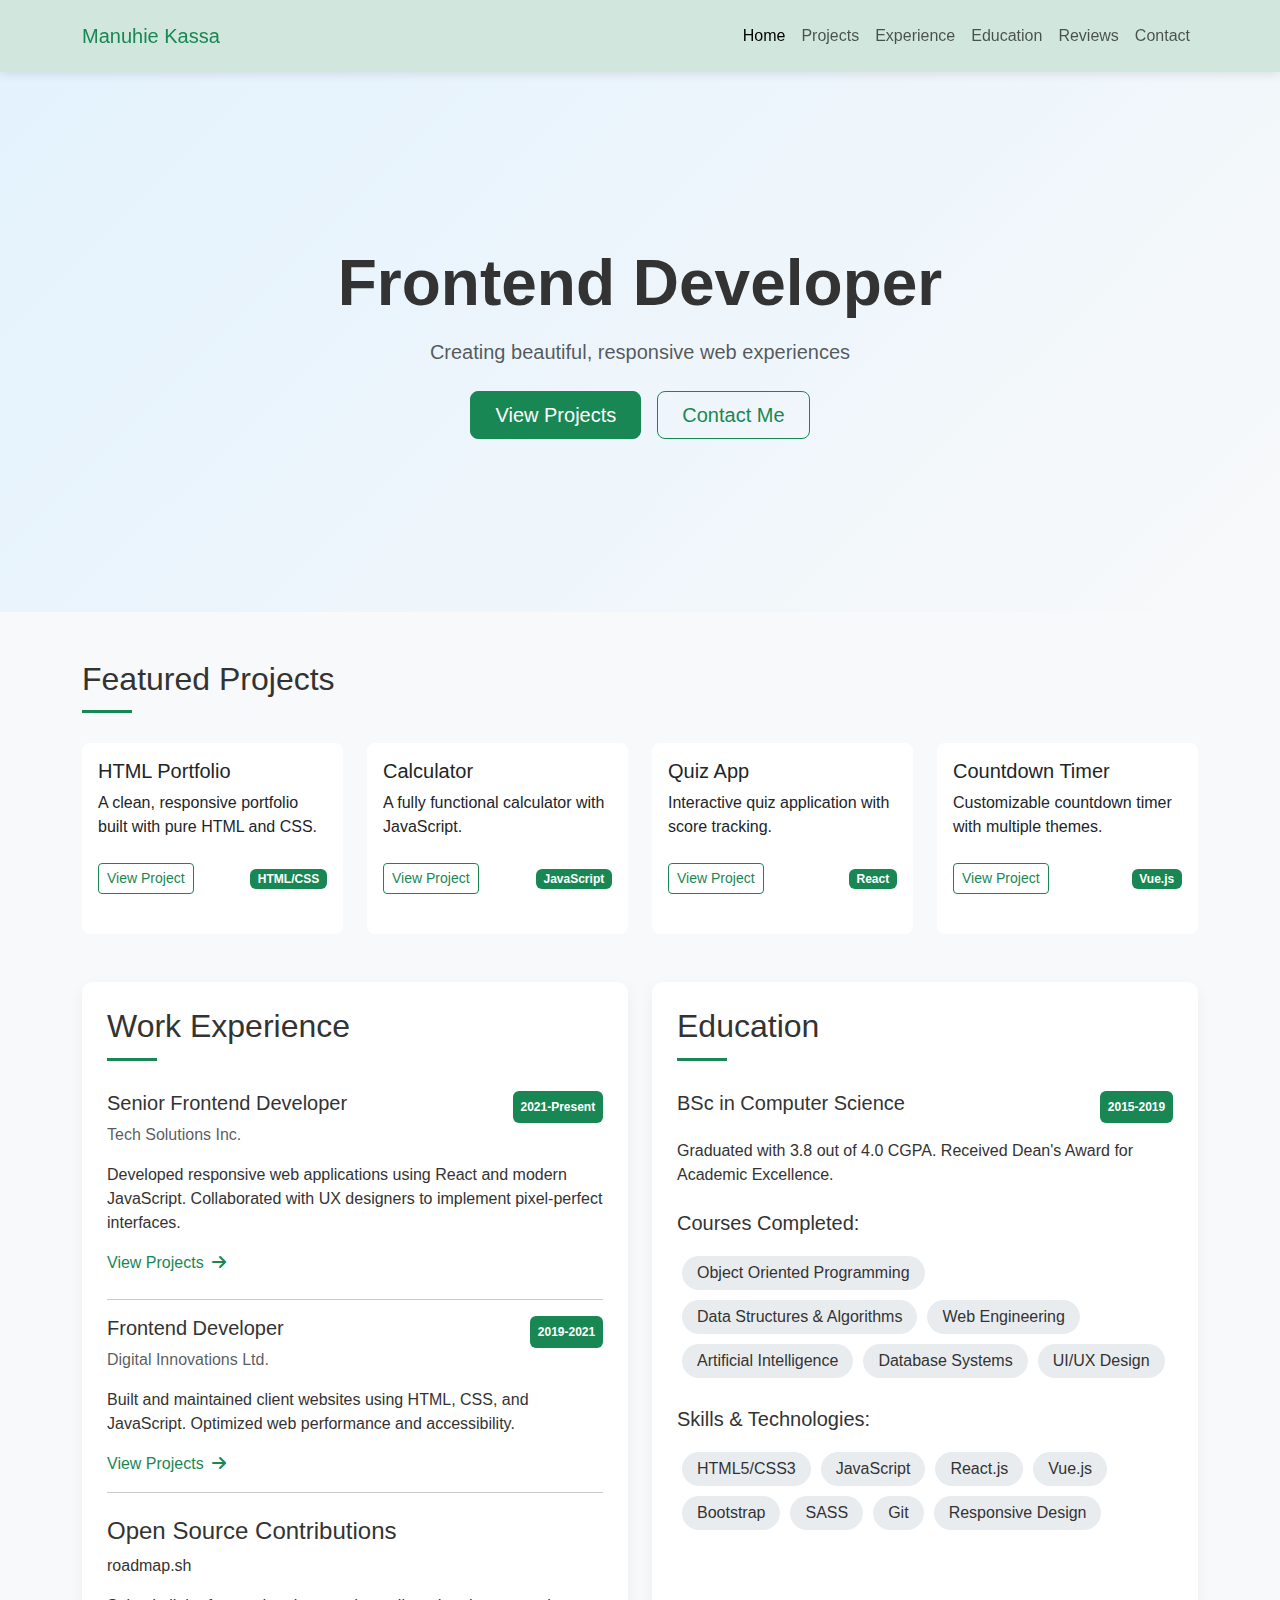
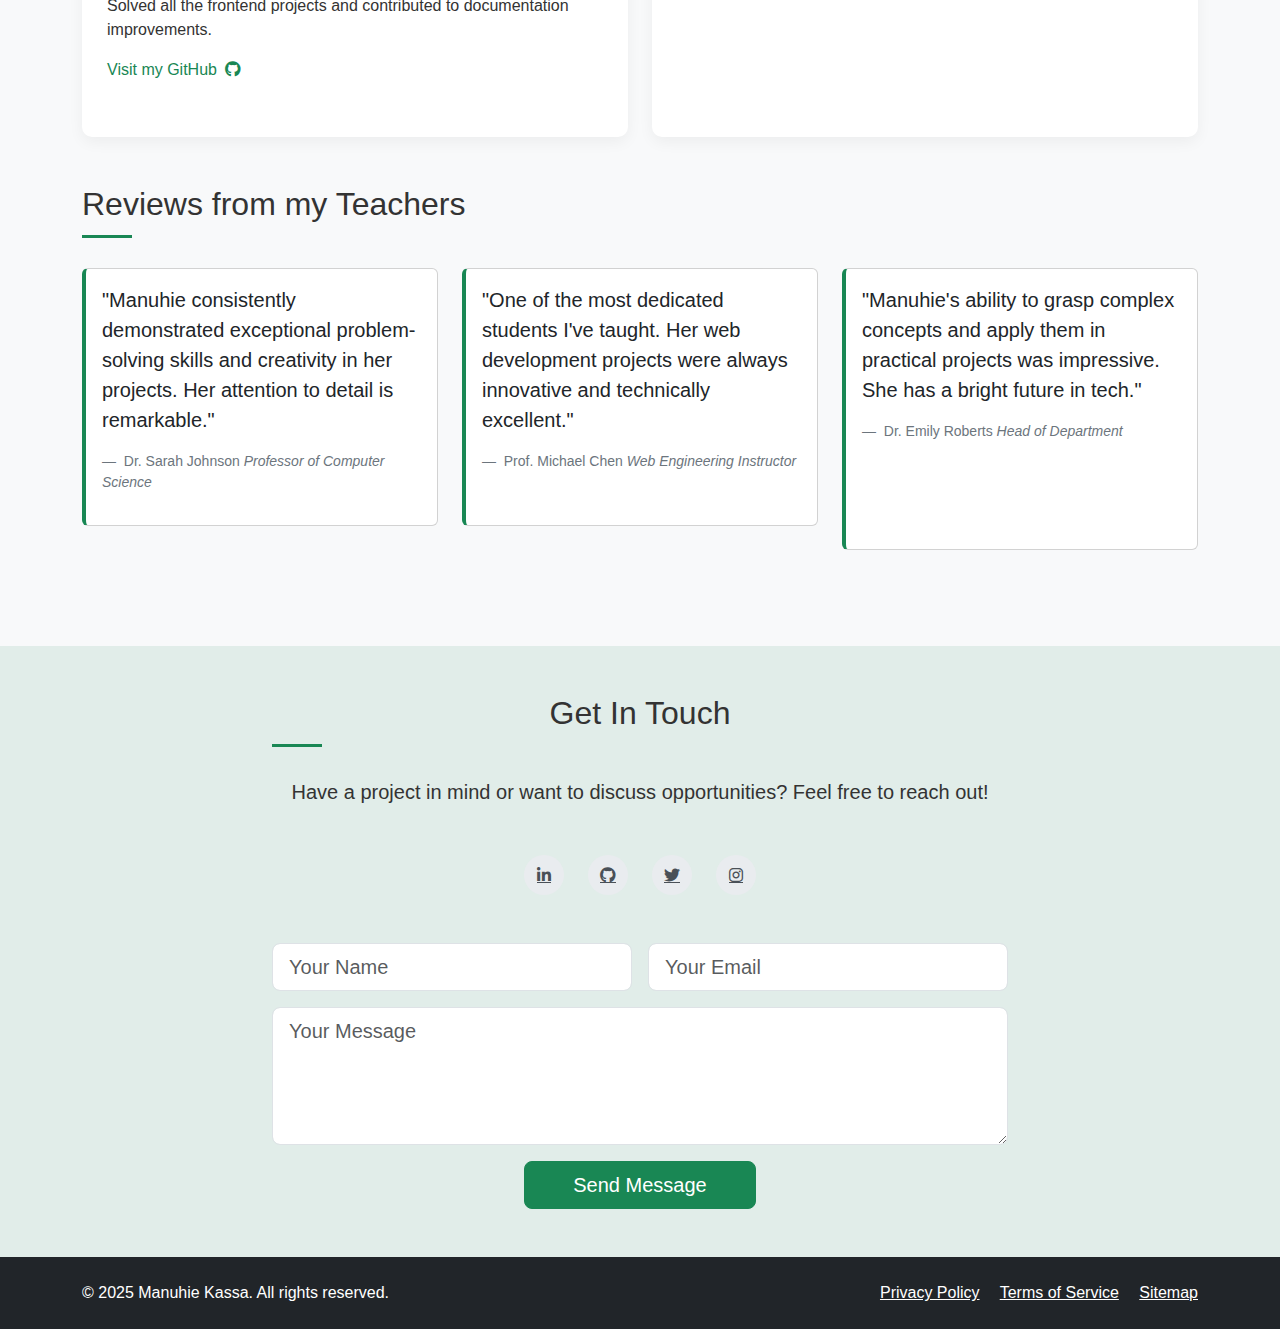
<file: Latest Class/Basic Web/index.html>
<!DOCTYPE html>
<html lang="en">
<head>
    <meta charset="UTF-8">
    <meta name="viewport" content="width=device-width, initial-scale=1.0">
    <title>Manuhie Kassa - Responsive Portfolio</title>
    <link href="https://cdn.jsdelivr.net/npm/bootstrap@5.3.0/dist/css/bootstrap.min.css" rel="stylesheet">
    <link rel="stylesheet" href="https://cdnjs.cloudflare.com/ajax/libs/font-awesome/6.4.0/css/all.min.css">
    <link rel="stylesheet" href="style.css">
</head>
<body>
    <!-- Responsive Navigation -->
    <nav class="navbar navbar-expand-lg bg-success-subtle py-3 sticky-top">
        <div class="container">
            <a class="navbar-brand fw-bold" href="#">
                <span class="text-success fw-light">Manuhie Kassa</span>
            </a>
            <button class="navbar-toggler" type="button" data-bs-toggle="collapse" data-bs-target="#navbarNav">
                <span class="navbar-toggler-icon"></span>
            </button>
            <div class="collapse navbar-collapse" id="navbarNav">
                <ul class="navbar-nav ms-auto">
                    <li class="nav-item"><a href="#" class="nav-link active">Home</a></li>
                    <li class="nav-item"><a href="#projects" class="nav-link">Projects</a></li>
                    <li class="nav-item"><a href="#experience" class="nav-link">Experience</a></li>
                    <li class="nav-item"><a href="#education" class="nav-link">Education</a></li>
                    <li class="nav-item"><a href="#reviews" class="nav-link">Reviews</a></li>
                    <li class="nav-item"><a href="#contact" class="nav-link">Contact</a></li>
                </ul>
            </div>
        </div>
    </nav>

    <!-- Hero Section -->
    <section class="hero-section d-flex align-items-center">
        <div class="container text-center py-5">
            <h1 class="display-3 fw-bold mb-3">Frontend Developer</h1>
            <p class="lead text-muted mb-4">Creating beautiful, responsive web experiences</p>
            <div class="d-flex justify-content-center gap-3">
                <a href="#projects" class="btn btn-success btn-lg px-4">View Projects</a>
                <a href="#contact" class="btn btn-outline-success btn-lg px-4">Contact Me</a>
            </div>
        </div>
    </section>

    <!-- Main Content -->
    <main class="container py-5">
        <!-- Projects Section -->
        <section id="projects" class="mb-5">
            <h2 class="section-title">Featured Projects</h2>
            <div class="row">
                <div class="col-md-6 col-lg-3 mb-4 mb-lg-0">
                    <div class="card project-card h-100">
                        <div class="card-body">
                            <h5 class="card-title">HTML Portfolio</h5>
                            <p class="card-text">A clean, responsive portfolio built with pure HTML and CSS.</p>
                            <div class="d-flex justify-content-between align-items-center mt-4">
                                <a href="#" class="btn btn-sm btn-outline-success">View Project</a>
                                <span class="badge bg-success">HTML/CSS</span>
                            </div>
                        </div>
                    </div>
                </div>
                <div class="col-md-6 col-lg-3 mb-4 mb-lg-0">
                    <div class="card project-card h-100">
                        <div class="card-body">
                            <h5 class="card-title">Calculator</h5>
                            <p class="card-text">A fully functional calculator with JavaScript.</p>
                            <div class="d-flex justify-content-between align-items-center mt-4">
                                <a href="#" class="btn btn-sm btn-outline-success">View Project</a>
                                <span class="badge bg-success">JavaScript</span>
                            </div>
                        </div>
                    </div>
                </div>
                <div class="col-md-6 col-lg-3 mb-4 mb-md-0">
                    <div class="card project-card h-100">
                        <div class="card-body">
                            <h5 class="card-title">Quiz App</h5>
                            <p class="card-text">Interactive quiz application with score tracking.</p>
                            <div class="d-flex justify-content-between align-items-center mt-4">
                                <a href="#" class="btn btn-sm btn-outline-success">View Project</a>
                                <span class="badge bg-success">React</span>
                            </div>
                        </div>
                    </div>
                </div>
                <div class="col-md-6 col-lg-3">
                    <div class="card project-card h-100">
                        <div class="card-body">
                            <h5 class="card-title">Countdown Timer</h5>
                            <p class="card-text">Customizable countdown timer with multiple themes.</p>
                            <div class="d-flex justify-content-between align-items-center mt-4">
                                <a href="#" class="btn btn-sm btn-outline-success">View Project</a>
                                <span class="badge bg-success">Vue.js</span>
                            </div>
                        </div>
                    </div>
                </div>
            </div>
        </section>

        <!-- Info Section -->
        <div class="row mt-5">
            <!-- Work Experience -->
            <div class="col-lg-6 mb-4 mb-lg-0">
                <div class="info-section">
                    <h2 class="section-title" id="experience">Work Experience</h2>
                    
                    <div class="mb-4">
                        <div class="d-flex justify-content-between">
                            <h5>Senior Frontend Developer</h5>
                            <span class="badge bg-success align-content-center">2021-Present</span>
                        </div>
                        <p class="text-muted">Tech Solutions Inc.</p>
                        <p>Developed responsive web applications using React and modern JavaScript. Collaborated with UX designers to implement pixel-perfect interfaces.</p>
                        <a href="#" class="link-success text-decoration-none">View Projects <i class="fas fa-arrow-right ms-1"></i></a>
                    </div>
                    
                    <hr>
                    
                    <div>
                        <div class="d-flex justify-content-between">
                            <h5>Frontend Developer</h5>
                            <span class="badge bg-success align-content-center">2019-2021</span>
                        </div>
                        <p class="text-muted">Digital Innovations Ltd.</p>
                        <p>Built and maintained client websites using HTML, CSS, and JavaScript. Optimized web performance and accessibility.</p>
                        <a href="#" class="link-success text-decoration-none">View Projects <i class="fas fa-arrow-right ms-1"></i></a>
                    </div>
                    
                    <hr>
                    
                    <h4 class="mt-4">Open Source Contributions</h4>
                    <p class="fw-light">roadmap.sh</p>
                    <p>Solved all the frontend projects and contributed to documentation improvements.</p>
                    <a href="#" class="link-success text-decoration-none">Visit my GitHub <i class="fab fa-github ms-1"></i></a>
                </div>
            </div>
            
            <!-- Education -->
            <div class="col-lg-6">
                <div class="info-section">
                    <h2 class="section-title" id="education">Education</h2>
                    <div class="d-flex justify-content-between mb-3">
                        <h5>BSc in Computer Science</h5>
                        <span class="badge bg-success align-content-center">2015-2019</span>
                    </div>
                    <p>Graduated with 3.8 out of 4.0 CGPA. Received Dean's Award for Academic Excellence.</p>
                    
                    <h5 class="mt-4">Courses Completed:</h5>
                    <div class="d-flex flex-wrap mt-3">
                        <span class="skill-badge">Object Oriented Programming</span>
                        <span class="skill-badge">Data Structures & Algorithms</span>
                        <span class="skill-badge">Web Engineering</span>
                        <span class="skill-badge">Artificial Intelligence</span>
                        <span class="skill-badge">Database Systems</span>
                        <span class="skill-badge">UI/UX Design</span>
                    </div>
                    
                    <h5 class="mt-4">Skills & Technologies:</h5>
                    <div class="d-flex flex-wrap mt-3">
                        <span class="skill-badge">HTML5/CSS3</span>
                        <span class="skill-badge">JavaScript</span>
                        <span class="skill-badge">React.js</span>
                        <span class="skill-badge">Vue.js</span>
                        <span class="skill-badge">Bootstrap</span>
                        <span class="skill-badge">SASS</span>
                        <span class="skill-badge">Git</span>
                        <span class="skill-badge">Responsive Design</span>
                    </div>
                </div>
            </div>
        </div>
        
        <!-- Reviews Section -->
        <section id="reviews" class="my-5">
            <h2 class="section-title">Reviews from my Teachers</h2>
            <div class="row">
                <div class="col-md-4 mb-4">
                    <div class="card review-card h-100">
                        <div class="card-body">
                            <figure>
                                <blockquote class="blockquote">
                                    <p>"Manuhie consistently demonstrated exceptional problem-solving skills and creativity in her projects. Her attention to detail is remarkable."</p>
                                </blockquote>
                                <figcaption class="blockquote-footer mt-3">
                                    Dr. Sarah Johnson <cite title="Position">Professor of Computer Science</cite>
                                </figcaption>
                            </figure>
                        </div>
                    </div>
                </div>
                <div class="col-md-4 mb-4">
                    <div class="card review-card h-100">
                        <div class="card-body">
                            <figure>
                                <blockquote class="blockquote">
                                    <p>"One of the most dedicated students I've taught. Her web development projects were always innovative and technically excellent."</p>
                                </blockquote>
                                <figcaption class="blockquote-footer mt-3">
                                    Prof. Michael Chen <cite title="Position">Web Engineering Instructor</cite>
                                </figcaption>
                            </figure>
                        </div>
                    </div>
                </div>
                <div class="col-md-4">
                    <div class="card review-card h-100">
                        <div class="card-body">
                            <figure>
                                <blockquote class="blockquote">
                                    <p>"Manuhie's ability to grasp complex concepts and apply them in practical projects was impressive. She has a bright future in tech."</p>
                                </blockquote>
                                <figcaption class="blockquote-footer mt-3">
                                    Dr. Emily Roberts <cite title="Position">Head of Department</cite>
                                </figcaption>
                            </figure>
                        </div>
                    </div>
                </div>
            </div>
        </section>
    </main>

    <!-- Contact Section -->
    <section id="contact" class="bg-success bg-opacity-10 py-5">
        <div class="container">
            <div class="row justify-content-center">
                <div class="col-lg-8 text-center">
                    <h2 class="section-title">Get In Touch</h2>
                    <p class="lead mb-5">Have a project in mind or want to discuss opportunities? Feel free to reach out!</p>
                    
                    <div class="d-flex justify-content-center gap-4 mb-5">
                        <a href="#" class="social-icon">
                            <i class="fab fa-linkedin-in"></i>
                        </a>
                        <a href="#" class="social-icon">
                            <i class="fab fa-github"></i>
                        </a>
                        <a href="#" class="social-icon">
                            <i class="fab fa-twitter"></i>
                        </a>
                        <a href="#" class="social-icon">
                            <i class="fab fa-instagram"></i>
                        </a>
                    </div>
                    
                    <form>
                        <div class="row g-3">
                            <div class="col-md-6">
                                <input type="text" class="form-control form-control-lg" placeholder="Your Name">
                            </div>
                            <div class="col-md-6">
                                <input type="email" class="form-control form-control-lg" placeholder="Your Email">
                            </div>
                            <div class="col-12">
                                <textarea class="form-control form-control-lg" rows="4" placeholder="Your Message"></textarea>
                            </div>
                            <div class="col-12">
                                <button type="submit" class="btn btn-success btn-lg px-5">Send Message</button>
                            </div>
                        </div>
                    </form>
                </div>
            </div>
        </div>
    </section>

    <!-- Footer -->
    <footer class="bg-dark text-white py-4">
        <div class="container">
            <div class="row align-items-center">
                <div class="col-md-6 mb-3 mb-md-0">
                    <p class="mb-0">&copy; 2025 Manuhie Kassa. All rights reserved.</p>
                </div>
                <div class="col-md-6 text-md-end">
                    <a href="#" class="text-white me-3">Privacy Policy</a>
                    <a href="#" class="text-white me-3">Terms of Service</a>
                    <a href="#" class="text-white">Sitemap</a>
                </div>
            </div>
        </div>
    </footer>

    <script src="https://cdn.jsdelivr.net/npm/bootstrap@5.3.0/dist/js/bootstrap.bundle.min.js"></script>
</body>
</html>
</file>
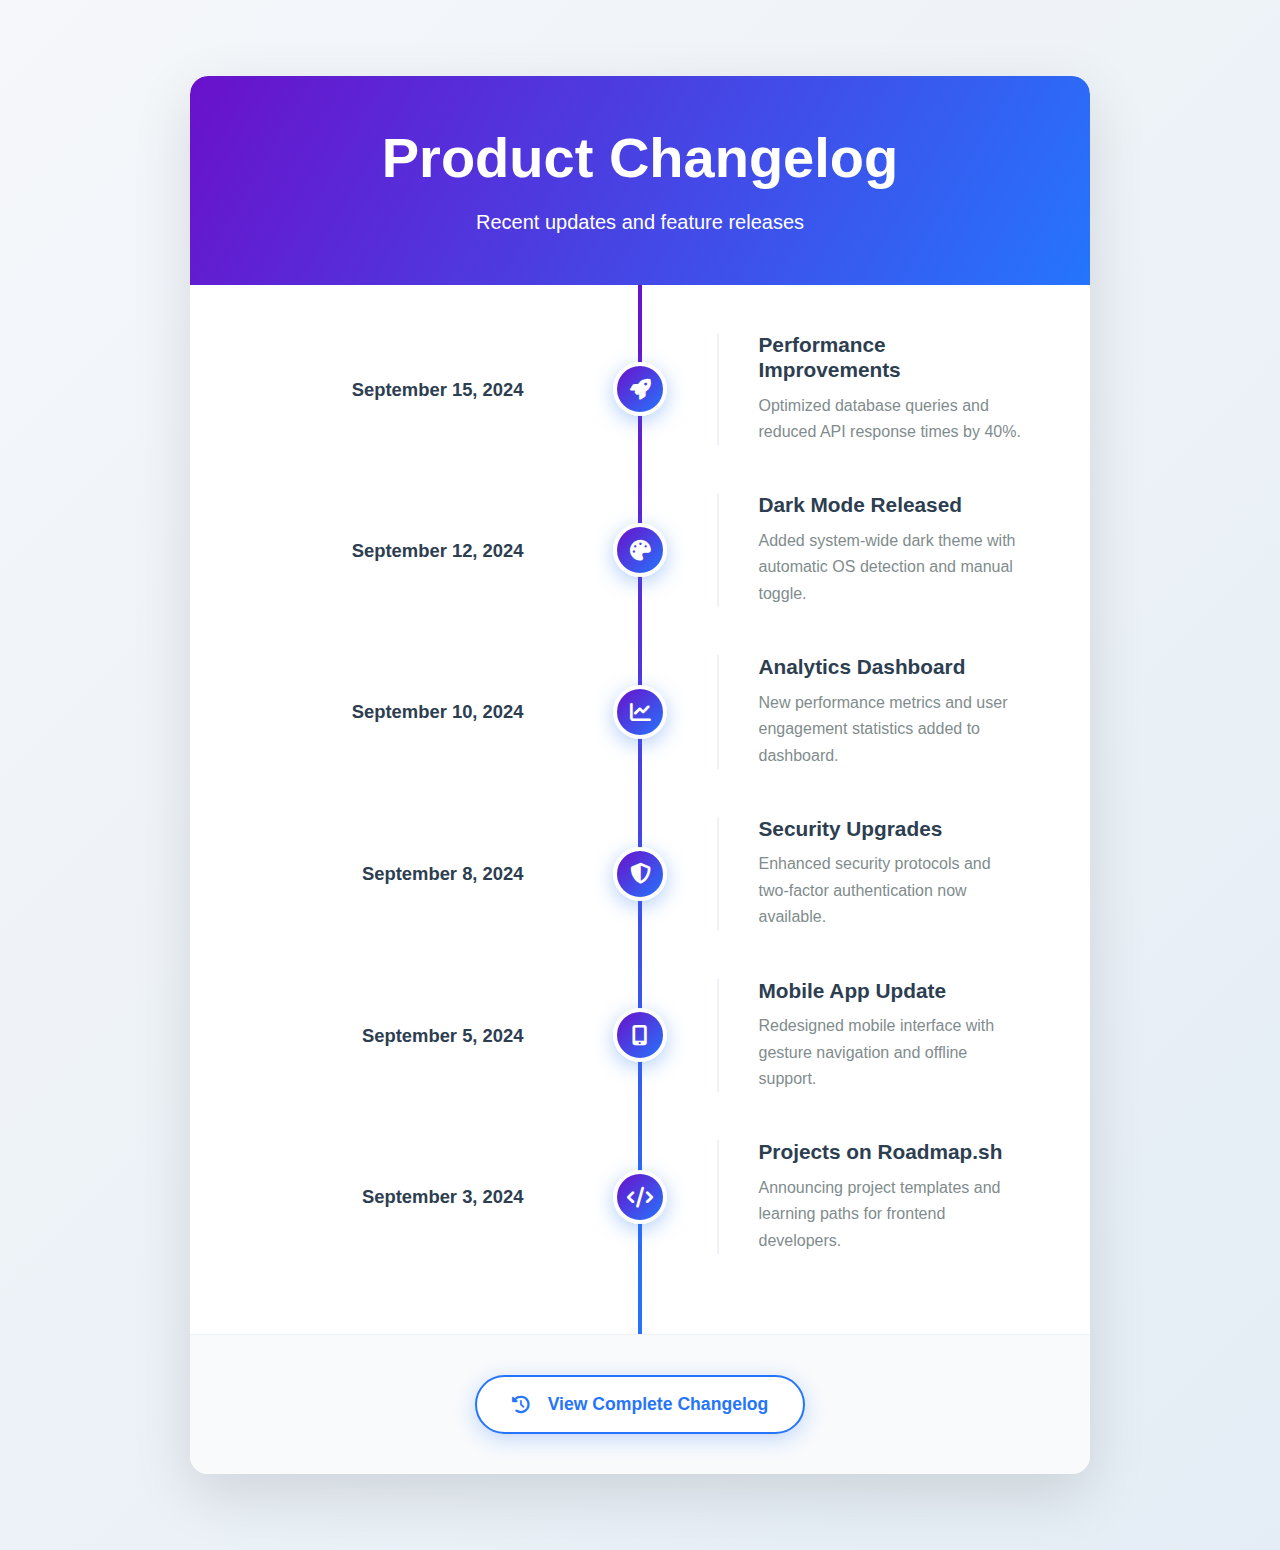
<file: Latest Class/ChnageLog/index.html>
<!DOCTYPE html>
<html lang="en">
<head>
    <meta charset="UTF-8">
    <meta name="viewport" content="width=device-width, initial-scale=1.0">
    <title>Product Changelog Timeline</title>
    <link href="https://cdn.jsdelivr.net/npm/bootstrap@5.3.0/dist/css/bootstrap.min.css" rel="stylesheet">
    <link rel="stylesheet" href="https://cdnjs.cloudflare.com/ajax/libs/font-awesome/6.4.0/css/all.min.css">
    <style>
        :root {
            --primary-color: #6a11cb;
            --secondary-color: #2575fc;
            --accent-color: #ff6b6b;
            --text-dark: #2c3e50;
            --text-light: #7f8c8d;
            --background-light: #f8fafc;
        }
        
        body {
            background: linear-gradient(135deg, #f5f7fa 0%, #e4edf5 100%);
            min-height: 100vh;
            padding: 20px;
            font-family: 'Segoe UI', Tahoma, Geneva, Verdana, sans-serif;
            display: flex;
            align-items: center;
            justify-content: center;
        }
        
        .timeline-card {
            max-width: 900px;
            width: 100%;
            margin: 2rem auto;
            border-radius: 18px;
            overflow: hidden;
            box-shadow: 0 20px 60px rgba(0, 0, 0, 0.12);
            border: none;
            background: white;
        }
        
        .header-section {
            background: linear-gradient(120deg, var(--primary-color) 0%, var(--secondary-color) 100%);
            color: white;
            padding: 3rem 2rem;
            text-align: center;
            border-radius: 18px 18px 0 0;
        }
        
        .timeline-container {
            position: relative;
            padding: 3rem 0 2rem;
        }
        
        /* Continuous timeline line */
        .timeline-container::before {
            content: '';
            position: absolute;
            left: 50%;
            top: 0;
            bottom: 0;
            width: 4px;
            background: linear-gradient(to bottom, var(--primary-color), var(--secondary-color));
            transform: translateX(-50%);
            z-index: 1;
        }
        
        .timeline-entry {
            position: relative;
            margin-bottom: 3rem;
            display: flex;
            justify-content: center;
        }
        
        .timeline-content {
            width: 85%;
            display: flex;
            align-items: center;
            z-index: 2;
        }
        
        .timeline-date {
            width: 40%;
            text-align: right;
            padding-right: 2.5rem;
            position: relative;
        }
        
        .timeline-date p {
            margin: 0;
            font-weight: 600;
            color: var(--text-dark);
            font-size: 1.15rem;
            line-height: 1.5;
        }
        
        .timeline-icon {
            width: 20%;
            display: flex;
            justify-content: center;
        }
        
        .icon-circle {
            width: 54px;
            height: 54px;
            border-radius: 50%;
            background: linear-gradient(135deg, var(--primary-color) 0%, var(--secondary-color) 100%);
            display: flex;
            align-items: center;
            justify-content: center;
            color: white;
            font-size: 1.3rem;
            box-shadow: 0 5px 20px rgba(37, 117, 252, 0.35);
            border: 4px solid white;
            z-index: 3;
            transition: all 0.3s ease;
        }
        
        .timeline-entry:hover .icon-circle {
            transform: scale(1.1);
            box-shadow: 0 8px 25px rgba(37, 117, 252, 0.5);
        }
        
        .timeline-details {
            width: 40%;
            padding-left: 2.5rem;
            border-left: 2px solid #eef2f7;
        }
        
        .timeline-details h3 {
            color: var(--text-dark);
            font-weight: 700;
            margin-bottom: 0.6rem;
            font-size: 1.3rem;
        }
        
        .timeline-details p {
            color: var(--text-light);
            margin-bottom: 0;
            font-size: 1rem;
            line-height: 1.65;
        }
        
        .btn-changelog {
            background: white;
            color: var(--secondary-color);
            border: 2px solid var(--secondary-color);
            font-weight: 600;
            padding: 0.9rem 2.2rem;
            border-radius: 50px;
            transition: all 0.3s ease;
            display: inline-flex;
            align-items: center;
            gap: 10px;
            box-shadow: 0 5px 20px rgba(37, 117, 252, 0.25);
            font-size: 1.1rem;
        }
        
        .btn-changelog:hover {
            background: var(--secondary-color);
            color: white;
            transform: translateY(-3px);
            box-shadow: 0 8px 25px rgba(37, 117, 252, 0.4);
        }
        
        .footer-section {
            padding: 2.5rem;
            background: var(--background-light);
            border-radius: 0 0 18px 18px;
            text-align: center;
            border-top: 1px solid #edf2f7;
        }
        
        /* Responsive adjustments with extra spacing */
        @media (max-width: 992px) {
            .timeline-content {
                width: 92%;
            }
        }
        
        @media (max-width: 768px) {
            .header-section {
                padding: 2.5rem 1.5rem;
            }
            
            .timeline-container::before {
                left: 50px; /* Adjusted for better spacing */
            }
            
            .timeline-content {
                width: 100%;
                flex-direction: column;
                align-items: flex-start;
                padding-left: 1.5rem;
            }
            
            .timeline-date {
                width: 100%;
                text-align: left;
                padding-right: 0;
                margin-bottom: 1.5rem; /* Added space below date */
                padding-left: 4rem; /* Extra space between date and line */
            }
            
            .timeline-icon {
                position: absolute;
                left: 50px; /* Align with timeline */
                transform: translateX(-50%);
                width: auto;
                margin-top: 0;
            }
            
            .icon-circle {
                width: 46px;
                height: 46px;
                font-size: 1.1rem;
            }
            
            .timeline-details {
                width: 100%;
                padding: 0 0 0 4rem; /* Increased left padding for spacing */
                border-left: none;
                margin-top: 1.5rem; /* Added space above description */
            }
        }
        
        @media (max-width: 576px) {
            .header-section {
                padding: 2rem 1.2rem;
            }
            
            .header-section h1 {
                font-size: 2.3rem;
            }
            
            .timeline-container::before {
                left: 35px; /* More space on smaller screens */
            }
            
            .timeline-date {
                padding-left: 3.5rem; /* Maintain spacing */
            }
            
            .timeline-icon {
                left: 35px;
            }
            
            .timeline-details {
                padding-left: 3.5rem; /* Maintain spacing */
            }
            
            .footer-section {
                padding: 2rem 1.5rem;
            }
            
            .btn-changelog {
                padding: 0.8rem 1.8rem;
                font-size: 1rem;
            }
        }
    </style>
</head>
<body>
    <div class="container py-4">
        <div class="timeline-card">
            <div class="header-section">
                <h1 class="display-4 fw-bold mb-3">Product Changelog</h1>
                <p class="lead mb-0">Recent updates and feature releases</p>
            </div>
            
            <div class="timeline-container">
                <!-- Timeline Entry 1 -->
                <div class="timeline-entry">
                    <div class="timeline-content">
                        <div class="timeline-date">
                            <p>September 15, 2024</p>
                        </div>
                        <div class="timeline-icon">
                            <div class="icon-circle">
                                <i class="fas fa-rocket"></i>
                            </div>
                        </div>
                        <div class="timeline-details">
                            <h3>Performance Improvements</h3>
                            <p>Optimized database queries and reduced API response times by 40%.</p>
                        </div>
                    </div>
                </div>
                
                <!-- Timeline Entry 2 -->
                <div class="timeline-entry">
                    <div class="timeline-content">
                        <div class="timeline-date">
                            <p>September 12, 2024</p>
                        </div>
                        <div class="timeline-icon">
                            <div class="icon-circle">
                                <i class="fas fa-palette"></i>
                            </div>
                        </div>
                        <div class="timeline-details">
                            <h3>Dark Mode Released</h3>
                            <p>Added system-wide dark theme with automatic OS detection and manual toggle.</p>
                        </div>
                    </div>
                </div>
                
                <!-- Timeline Entry 3 -->
                <div class="timeline-entry">
                    <div class="timeline-content">
                        <div class="timeline-date">
                            <p>September 10, 2024</p>
                        </div>
                        <div class="timeline-icon">
                            <div class="icon-circle">
                                <i class="fas fa-chart-line"></i>
                            </div>
                        </div>
                        <div class="timeline-details">
                            <h3>Analytics Dashboard</h3>
                            <p>New performance metrics and user engagement statistics added to dashboard.</p>
                        </div>
                    </div>
                </div>
                
                <!-- Timeline Entry 4 -->
                <div class="timeline-entry">
                    <div class="timeline-content">
                        <div class="timeline-date">
                            <p>September 8, 2024</p>
                        </div>
                        <div class="timeline-icon">
                            <div class="icon-circle">
                                <i class="fas fa-shield-alt"></i>
                            </div>
                        </div>
                        <div class="timeline-details">
                            <h3>Security Upgrades</h3>
                            <p>Enhanced security protocols and two-factor authentication now available.</p>
                        </div>
                    </div>
                </div>
                
                <!-- Timeline Entry 5 -->
                <div class="timeline-entry">
                    <div class="timeline-content">
                        <div class="timeline-date">
                            <p>September 5, 2024</p>
                        </div>
                        <div class="timeline-icon">
                            <div class="icon-circle">
                                <i class="fas fa-mobile-alt"></i>
                            </div>
                        </div>
                        <div class="timeline-details">
                            <h3>Mobile App Update</h3>
                            <p>Redesigned mobile interface with gesture navigation and offline support.</p>
                        </div>
                    </div>
                </div>
                
                <!-- Timeline Entry 6 -->
                <div class="timeline-entry">
                    <div class="timeline-content">
                        <div class="timeline-date">
                            <p>September 3, 2024</p>
                        </div>
                        <div class="timeline-icon">
                            <div class="icon-circle">
                                <i class="fas fa-code"></i>
                            </div>
                        </div>
                        <div class="timeline-details">
                            <h3>Projects on Roadmap.sh</h3>
                            <p>Announcing project templates and learning paths for frontend developers.</p>
                        </div>
                    </div>
                </div>
            </div>
            
            <div class="footer-section">
                <button class="btn-changelog">
                    <i class="fas fa-history me-2"></i> View Complete Changelog
                </button>
            </div>
        </div>
    </div>
    
    <script src="https://cdn.jsdelivr.net/npm/bootstrap@5.3.0/dist/js/bootstrap.bundle.min.js"></script>
</body>
</html>
</file>
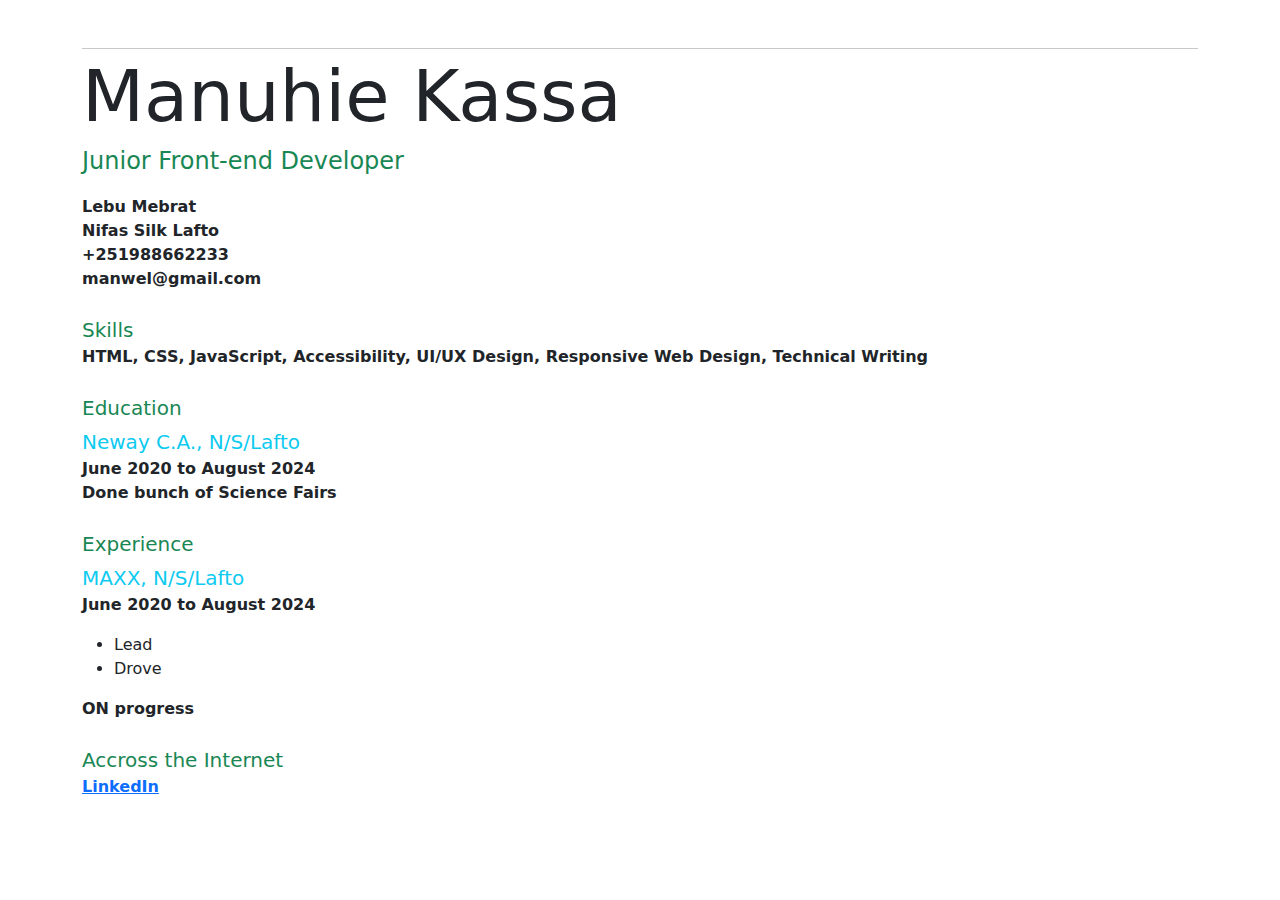
<file: Latest Class/Simple CV/index.html>
<!DOCTYPE html>
<html lang="en">
<head>
    <meta charset="UTF-8">
    <meta name="viewport" content="width=device-width, initial-scale=1.0">
    <link rel="stylesheet" href="bootstrap.css">
    <link rel="stylesheet" href="style.css">
    <script src="bootstrap.bundle.js"></script>
    <title>Document</title>
</head>
<body>
    <div class="container">
        <hr class="mt-5 mb-1">
        <h1 class="display-2 mb-1">Manuhie Kassa</h1>
        <p class="text-success fs-4">Junior Front-end Developer</p>
        <p class="fw-semibold">Lebu Mebrat<br> Nifas Silk Lafto <br>+251988662233 <br>manwel@gmail.com</p>
        <p class="text-success fs-5 mt-4 mb-0">Skills</p>
        <p class="fw-semibold">HTML, CSS, JavaScript, Accessibility, UI/UX Design, Responsive Web Design, Technical Writing</p>
        <p class="text-success fs-5 mt-4 mb-0">Education</p>
        <p class="fs-5 text-info mt-1 mb-0">Neway C.A., N/S/Lafto</p>
        <p class="fw-semibold">June 2020 to August 2024 <br>Done bunch of Science Fairs</p>
        <p class="text-success fs-5 mt-4 mb-0">Experience</p>
        <p class="fs-5 text-info mt-1 mb-0">MAXX, N/S/Lafto</p>
        <p class="fw-semibold">June 2020 to August 2024 <br></p>
        <ul>
            <li>Lead</li>
            <li>Drove</li>
        </ul>
        <p class="fw-semibold">ON progress</p>
        <p class="text-success fs-5 mt-4 mb-0">Accross the Internet</p>
        <p class="fw-semibold"><a href="https://www.linkedin.com/in/manuhie/">LinkedIn</a>
    </div> 
</body>
</html>
</file>
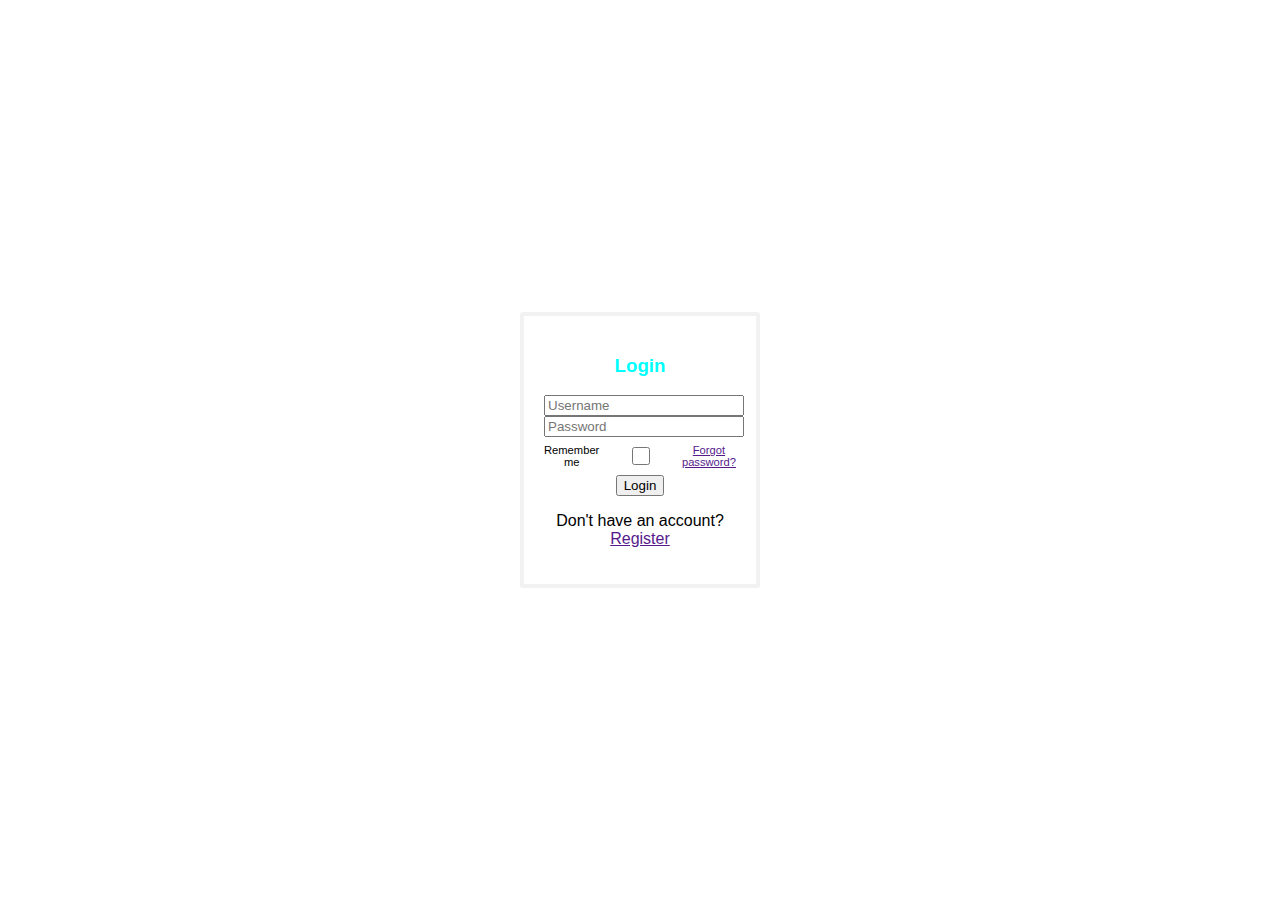
<file: Latest Class/login.html>
<!DOCTYPE html>
<html lang="en">
<head>
    <meta charset="UTF-8">
    <meta name="viewport" content="width=device-width, initial-scale=1.0">
    <link rel="stylesheet" href="styles.css">
    <title>Login</title>
</head>
<body>
    <div class="box">
        <h3>Login</h3>
        <input type="text" name="user" placeholder="Username">
        <input type="password" name="passkey" placeholder="Password">
        <div class="lower">
            <label for="remember">Remember me</label>
            <input type="checkbox" name="remember" id="remem">
            <a href="">Forgot password?</a>
        </div>
        <button>Login</button>
        <p>Don't have an account? <a href="">Register</a></p>
    </div>
</body>
</html>
</file>
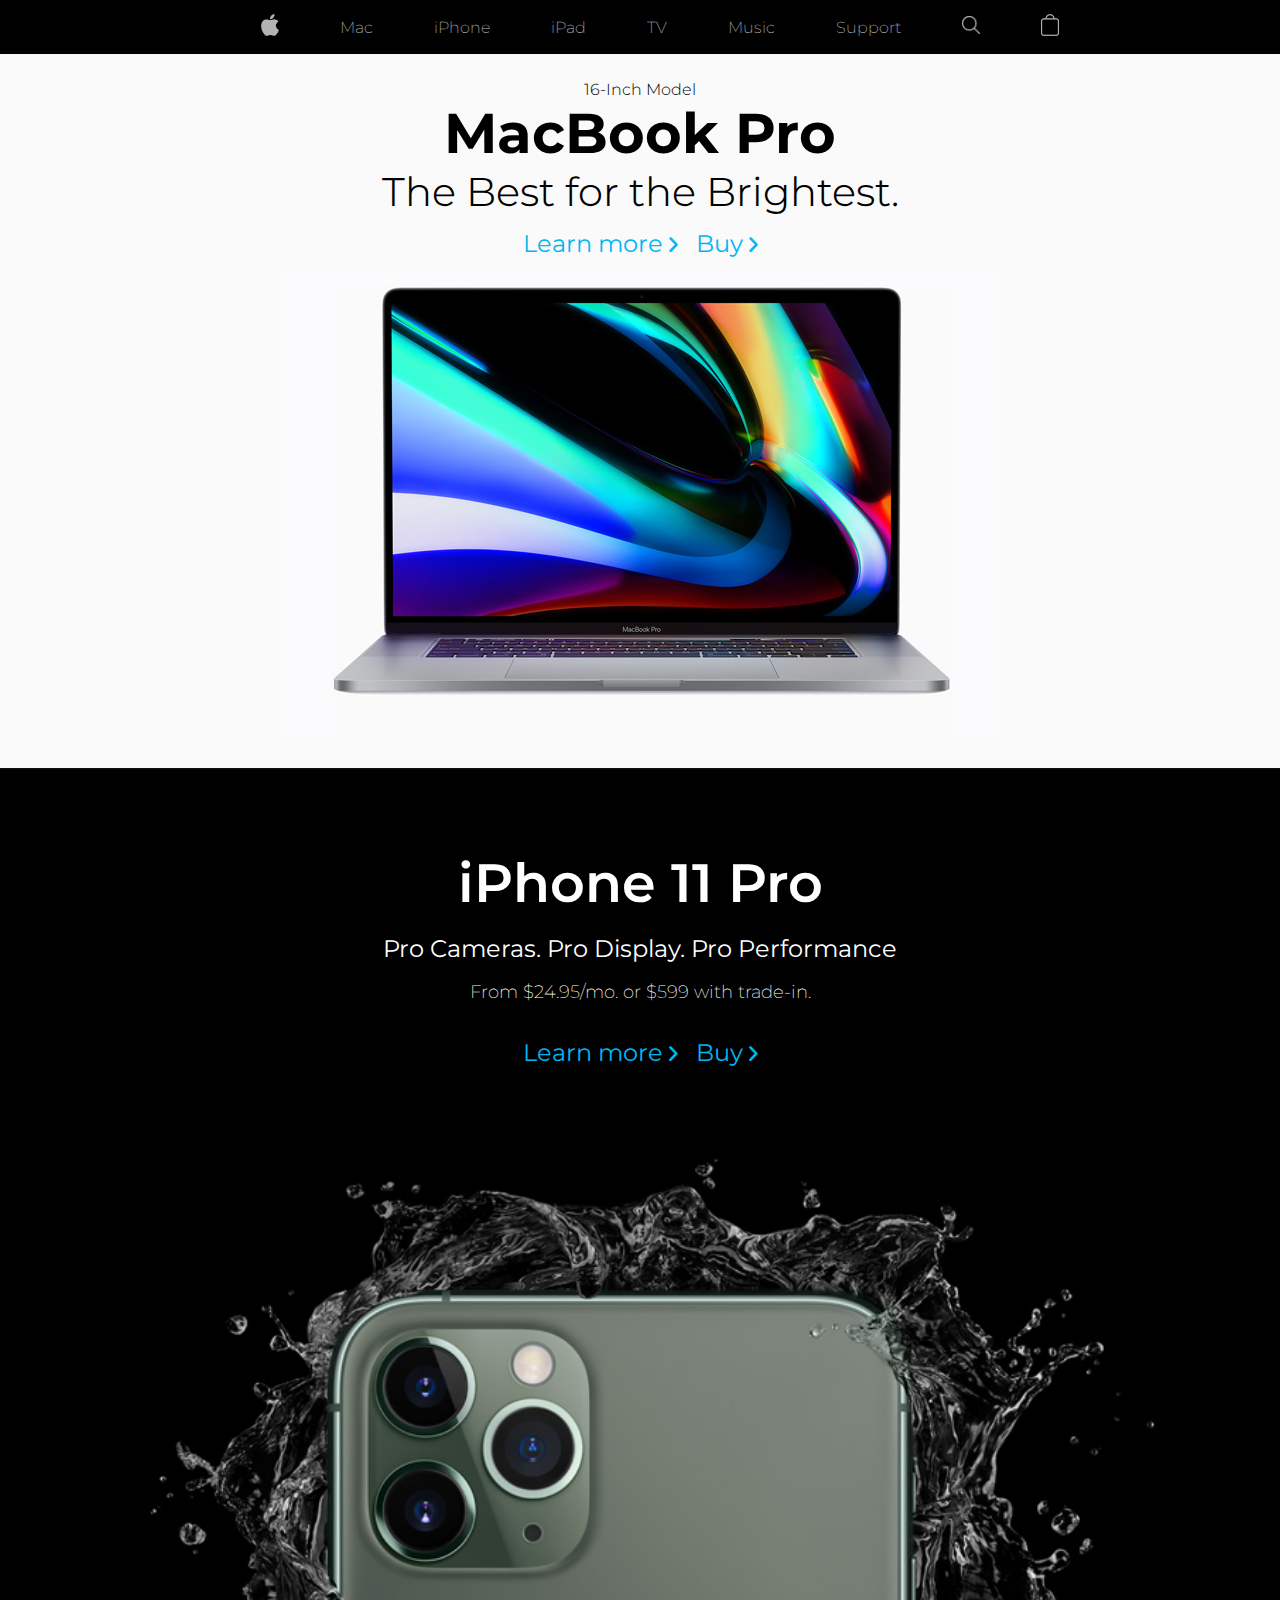
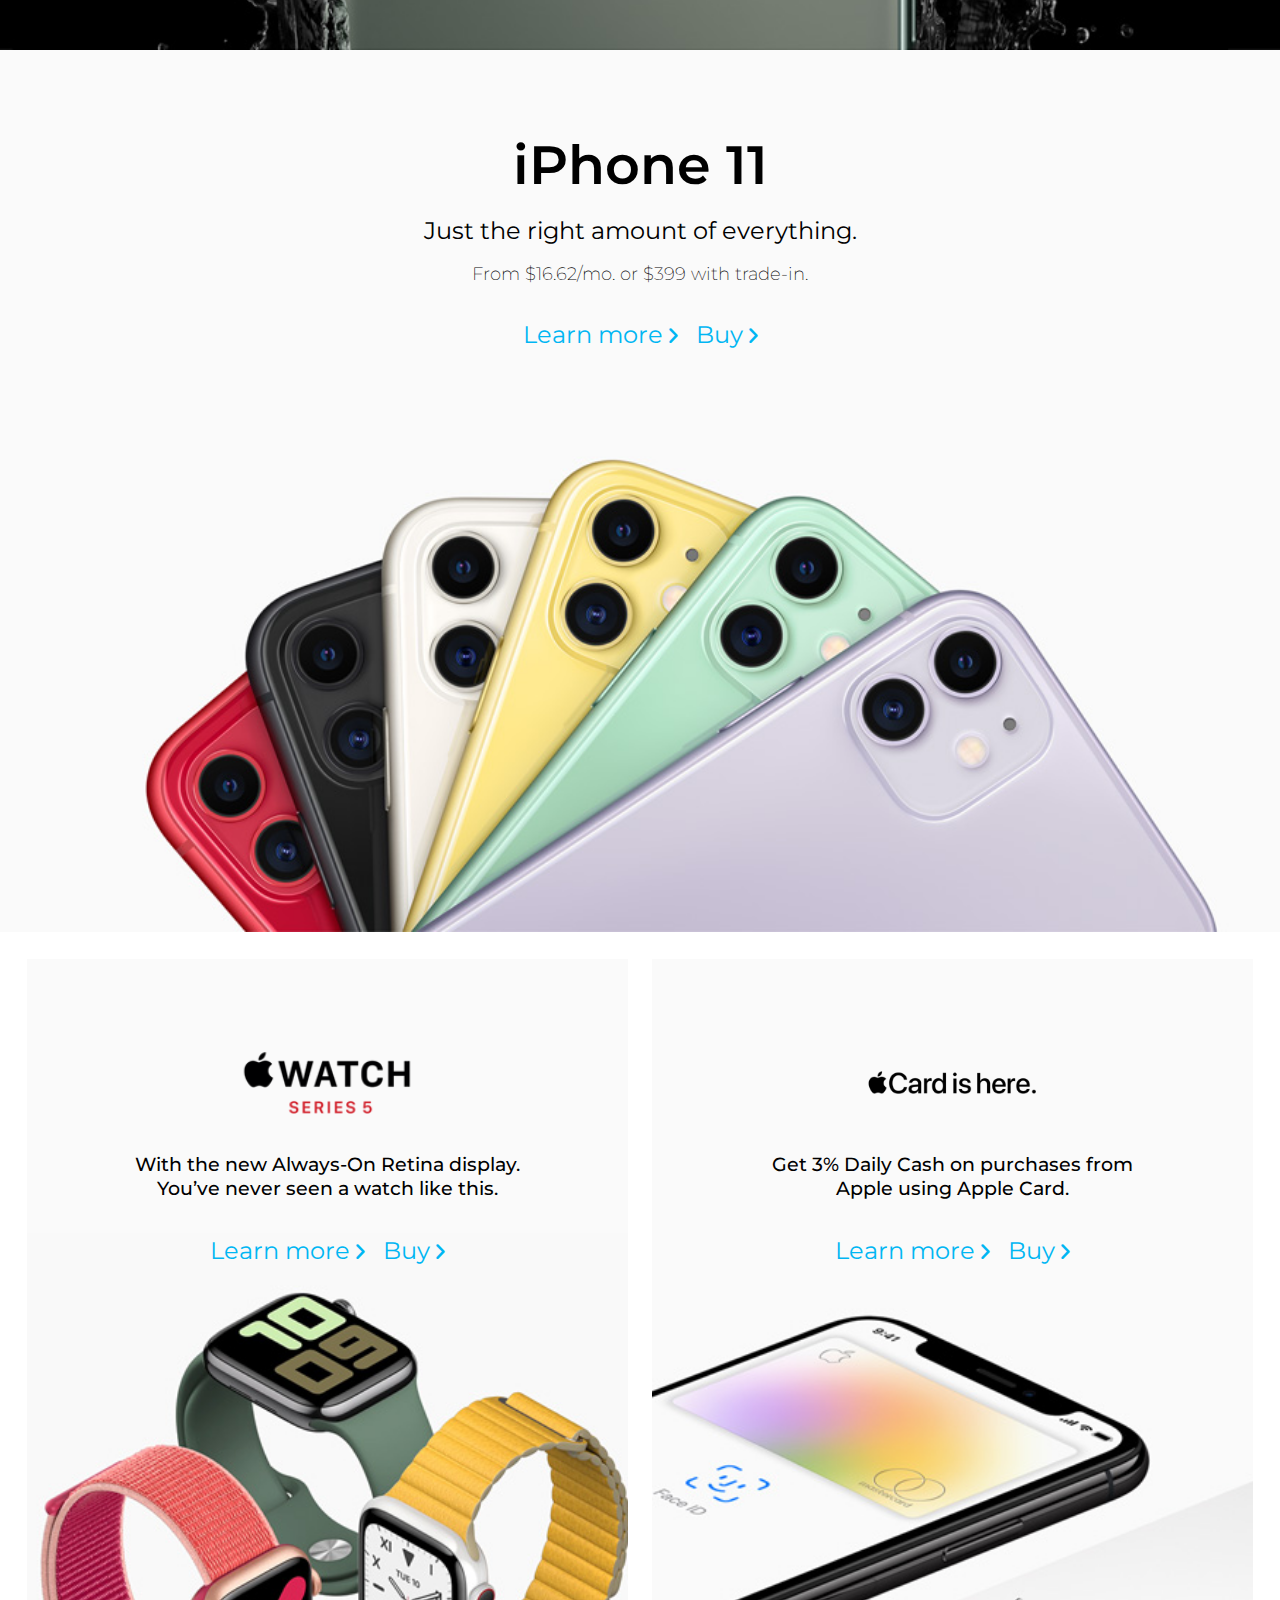
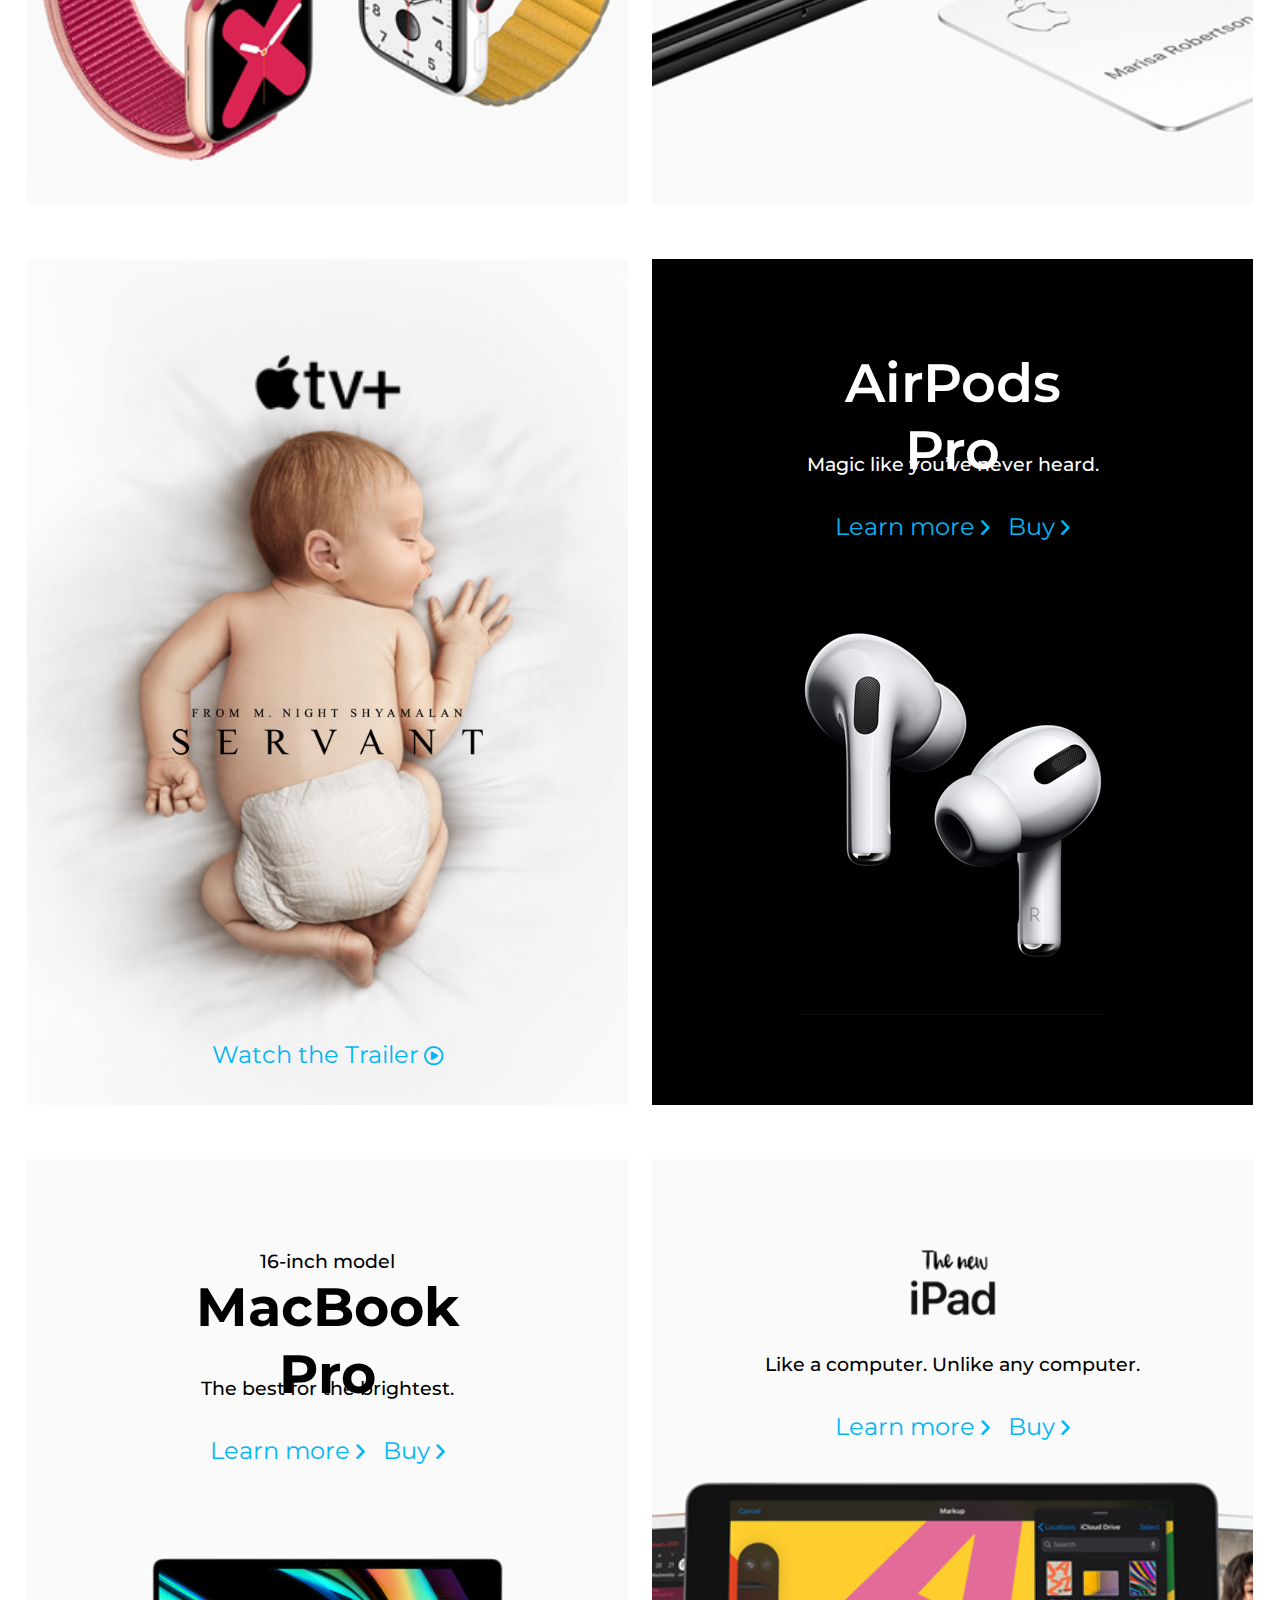
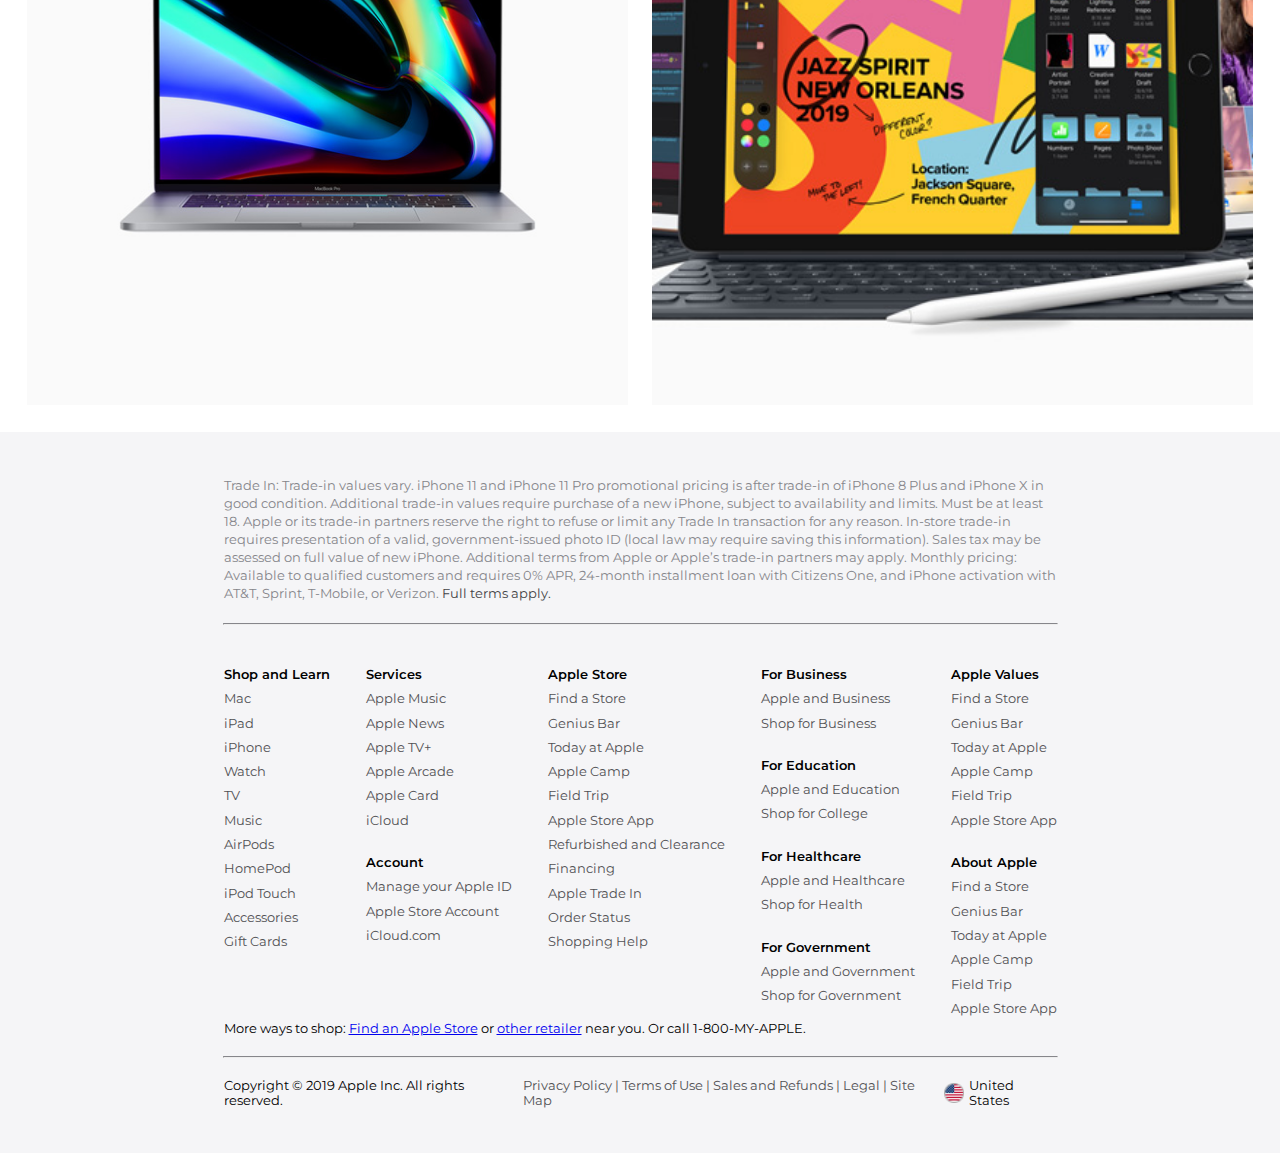
<file: Latest Class/Apple Rebuild/home.html>
<!DOCTYPE html>
<html lang="en">
<head>
    <meta charset="UTF-8">
    <meta name="viewport" content="width=device-width, initial-scale=1.0">
    <link rel="stylesheet" href="https://cdnjs.cloudflare.com/ajax/libs/font-awesome/6.0.0/css/all.min.css" integrity="sha512-9usAa10IRO0HhonpyAIVpjrylPvoDwiPUiKdWk5t3PyolY1cOd4DSE0Ga+ri4AuTroPR5aQvXU9xC6qOPnzFeg==" crossorigin="anonymous" referrerpolicy="no-referrer" />
    <link href="https://fonts.googleapis.com/css?family=Montserrat:200,200i,300,300i,400,600,600i,700,700i,800,800i,900,900i&display=swap" rel="stylesheet">
    <link rel="stylesheet" href="style.css">
    <title>Document</title>
</head>
<body>
    <header>
        <div class="contain">
            <ul>
                <li><a href="#"><img src="images-used/icons/logo.png" alt=""><p></p></a></li>
                <li><a href="#">Mac</a></li>
                <li><a href="#">iPhone</a></li>
                <li><a href="#">iPad</a></li>
                <li><a href="#">TV</a></li>
                <li><a href="#">Music</a></li>
                <li><a href="#">Support</a></li>
                <li><a href="#"><img src="images-used/icons/search-icon.png" alt=""></a></li>
                <li><a href="#"><img src="images-used/icons/cart.png" alt=""></a></li>
            </ul>
        </div>
    </header>
    <section class="part1">
        <div class="inchy">
            <p>16-Inch Model</p>
        </div>
        <div class="macp">
            <p>MacBook Pro</p>
        </div>
        <div class="best">
            <p>The Best for the Brightest.</p>
        </div>
        <div class="links">
            <a href="#">Learn more<i class="fas fa-angle-right"></i></a>
            <a href="#">Buy<i class="fas fa-angle-right"></i></a>
        </div>
        <div class="pic">
            <img src="images-used/home/mac-laptop.jpg" alt="">
        </div>
    </section>
    <section class="part2">
        <div class="pro11">
            <p>iPhone 11 Pro</p>
        </div>
        <div class="procd">
            <p>Pro Cameras. Pro Display. Pro Performance</p>
        </div>
        <div class="price">
            <p>From $24.95/mo. or $599 with trade‑in.</p>
        </div>
        <div class="links">
            <a href="#">Learn more<i class="fas fa-angle-right"></i></a>
            <a href="#">Buy<i class="fas fa-angle-right"></i></a>
        </div>
    </section>
    <section class="part3">
        <div class="pro11">
            <p>iPhone 11</p>
        </div>
        <div class="procd">
            <p>Just the right amount of everything.</p>
        </div>
        <div class="price">
            <p>From $16.62/mo. or $399 with trade‑in.</p>
        </div>
        <div class="links">
            <a href="#">Learn more<i class="fas fa-angle-right"></i></a>
            <a href="#">Buy<i class="fas fa-angle-right"></i></a>
        </div>
    </section>
    <section class="part4">
        <div class="left">
            <div class="logo"></div>
            <div class="text">With the new Always-On Retina display.<br>You’ve never seen a watch like this.</div>
            <div class="links">
                <a href="#">Learn more<i class="fas fa-angle-right"></i></a>
                <a href="#">Buy<i class="fas fa-angle-right"></i></a>
            </div>
        </div>
        <div class="right">
            <div class="logo"></div>
            <div class="text">Get 3% Daily Cash on purchases from <br>Apple using Apple Card.</div>
            <div class="links">
                <a href="#">Learn more<i class="fas fa-angle-right"></i></a>
                <a href="#">Buy<i class="fas fa-angle-right"></i></a>
            </div>
        </div>
    </section>
    <section class="part5">
        <div class="left">
            <div class="logo"></div>
            <div class="text"></div>
            <div class="links">
                <a href="#">Watch the Trailer<i class="far fa-play-circle"></i></a>
            </div>
        </div>
        <div class="right">
            <div class="logo">AirPods Pro</div>
            <div class="text">Magic like you’ve never heard.</div>
            <div class="links">
                <a href="#">Learn more<i class="fas fa-angle-right"></i></a>
                <a href="#">Buy<i class="fas fa-angle-right"></i></a>
            </div>
            <div class="airs">
            </div>
        </div>
    </section>
    <section class="part6">
        <div class="left">
            <div class="text">16-inch model</div>
            <div class="logo">MacBook Pro</div>
            <div class="text2">The best for the brightest.</div>
            <div class="links">
                <a href="#">Learn more<i class="fas fa-angle-right"></i></a>
                <a href="#">Buy<i class="fas fa-angle-right"></i></a>
            </div>
            <div class="pic"></div>
        </div>
        <div class="right">
            <div class="logo"></div>
            <div class="text">Like a computer. Unlike any computer.</div>
            <div class="links">
                <a href="#">Learn more<i class="fas fa-angle-right"></i></a>
                <a href="#">Buy<i class="fas fa-angle-right"></i></a>
            </div>
        </div>
    </section>
    <footer class="foot">
        <div class="part1Low">
            <p>Trade In: Trade‑in values vary. iPhone 11 and iPhone 11 Pro promotional pricing is after trade‑in of iPhone 8 Plus and iPhone X in good condition. Additional trade‑in values require purchase of a new iPhone, subject to availability and limits. Must be at least 18. Apple or its trade-in partners reserve the right to refuse or limit any Trade In transaction for any reason. In‑store trade‑in requires presentation of a valid, government-issued photo ID (local law may require saving this information). Sales tax may be assessed on full value of new iPhone. Additional terms from Apple or Apple’s trade-in partners may apply. Monthly pricing: Available to qualified customers and requires 0% APR, 24‑month installment loan with Citizens One, and iPhone activation with AT&T, Sprint, T‑Mobile, or Verizon. <a href="#">Full terms apply.</a></p>
        </div>
        <hr>
        <div class="part2Low">
            <div>
                <p>Shop and Learn</p>
                <ul>
                    <li><a href="#">Mac</a></li>
                    <li><a href="#">iPad</a></li>
                    <li><a href="#">iPhone</a></li>
                    <li><a href="#">Watch</a></li>
                    <li><a href="#">TV</a></li>
                    <li><a href="#">Music</a></li>
                    <li><a href="#">AirPods</a></li>
                    <li><a href="#">HomePod</a></li>
                    <li><a href="#">iPod Touch</a></li>
                    <li><a href="#">Accessories</a></li>
                    <li><a href="#">Gift Cards</a></li>
                </ul>
            </div>
            <div>
                <p>Services</p>
                <ul>
                    <li><a href="#">Apple Music</a></li>
                    <li><a href="#">Apple News</a></li>
                    <li><a href="#">Apple TV+</a></li>
                    <li><a href="#">Apple Arcade</a></li>
                    <li><a href="#">Apple Card</a></li>
                    <li><a href="#">iCloud</a></li>
                </ul>
                <p>Account</p>
                <ul>
                    <li><a href="#">Manage your Apple ID</a></li>
                    <li><a href="#">Apple Store Account</a></li>
                    <li><a href="#">iCloud.com</a></li>
                </ul>
            </div>
            <div>
                <p>Apple Store</p>
                <ul>
                    <li><a href="#">Find a Store</a></li>
                    <li><a href="#">Genius Bar</a></li>
                    <li><a href="#">Today at Apple</a></li>
                    <li><a href="#">Apple Camp</a></li>
                    <li><a href="#">Field Trip</a></li>
                    <li><a href="#">Apple Store App</a></li>
                    <li><a href="#">Refurbished and Clearance</a></li>
                    <li><a href="#">Financing</a></li>
                    <li><a href="#">Apple Trade In</a></li>
                    <li><a href="#">Order Status</a></li>
                    <li><a href="#">Shopping Help</a></li>
                </ul>
            </div>
            <div>
                <p>For Business</p>
                <ul>
                    <li><a href="#">Apple and Business</a></li>
                    <li><a href="#">Shop for Business</a></li>
                </ul>
                <p>For Education</p>
                <ul>
                    <li><a href="#">Apple and Education</a></li>
                    <li><a href="#">Shop for College</a></li>
                </ul>
                <p>For Healthcare</p>
                <ul>
                    <li><a href="#">Apple and Healthcare</a></li>
                    <li><a href="#">Shop for Health</a></li>
                </ul>
                <p>For Government</p>
                <ul>
                    <li><a href="#">Apple and Government</a></li>
                    <li><a href="#">Shop for Government</a></li>
                </ul>
            </div>
            <div>
                <p>Apple Values</p>
                <ul>
                    <li><a href="#">Find a Store</a></li>
                    <li><a href="#">Genius Bar</a></li>
                    <li><a href="#">Today at Apple</a></li>
                    <li><a href="#">Apple Camp</a></li>
                    <li><a href="#">Field Trip</a></li>
                    <li><a href="#">Apple Store App</a></li>
                </ul>
                <p>About Apple</p>
                <ul>
                    <li><a href="#">Find a Store</a></li>
                    <li><a href="#">Genius Bar</a></li>
                    <li><a href="#">Today at Apple</a></li>
                    <li><a href="#">Apple Camp</a></li>
                    <li><a href="#">Field Trip</a></li>
                    <li><a href="#">Apple Store App</a></li>
                </ul>
            </div>
        </div>
        <div class="lowerDes">
            <p>More ways to shop: <a href="#">Find an Apple Store</a> or <a href="#">other retailer</a> near you. Or call 1-800-MY-APPLE.</p>
        </div>
        <hr>
        <div class="lastF">
            <div class="copright"><p>Copyright © 2019 Apple Inc. All rights reserved.</p></div>
            <div class="lowLink"><p><a href="#">Privacy Policy</a> | <a href="#">Terms of Use</a> | <a href="#">Sales and Refunds</a> | <a href="#">Legal</a> | <a href="#">Site Map</a></p></div>
            <div class="county">
                <div class="piclow"></div>
                <p>United States</p>
            </div>
        </div>
    </footer>
</body>
</html>
</file>
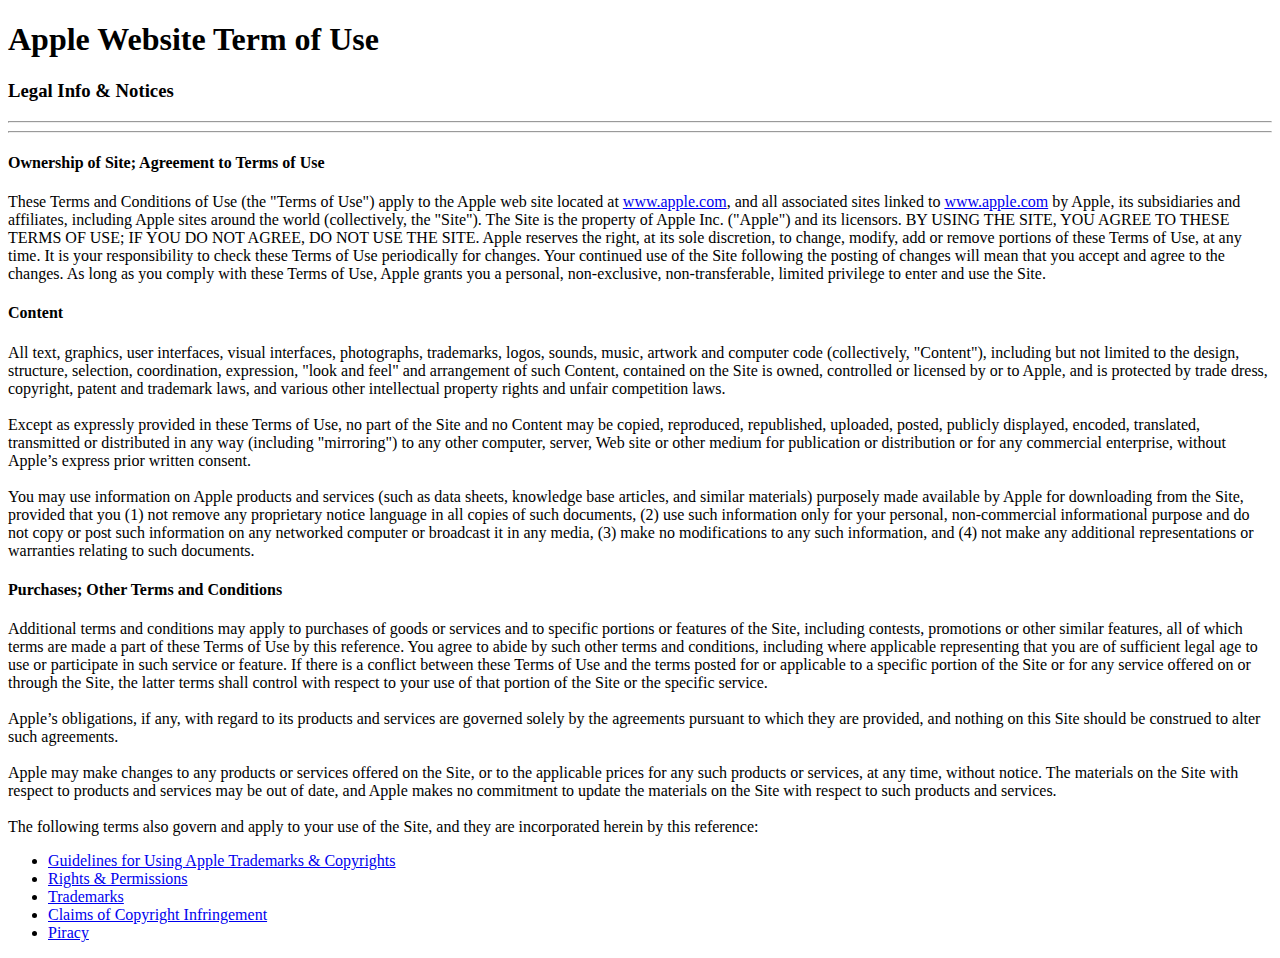
<file: Latest Class/Apple Term of Use/term.html>
<!DOCTYPE html>
<html lang="en">
<head>
    <meta charset="UTF-8">
    <meta name="viewport" content="width=device-width, initial-scale=1.0">
    <title>Term of Use</title>
</head>
<body>
    <div class="head">
        <h1>Apple Website Term of Use</h1>
        <h3>Legal Info & Notices</h3>
        <hr>
        <hr>
        <!-- <br> -->
        <h4>Ownership of Site; Agreement to Terms of Use</h4>
        <p>These Terms and Conditions of Use (the "Terms of Use") apply to the Apple web site located at <a href="https://www.apple.com/">www.apple.com</a>, and all associated sites linked to <a href="www.apple.com">www.apple.com</a> by Apple, its subsidiaries and affiliates, including Apple sites around the world (collectively, the "Site"). The Site is the property of Apple Inc. ("Apple") and its licensors. BY USING THE SITE, YOU AGREE TO THESE TERMS OF USE; IF YOU DO NOT AGREE, DO NOT USE THE SITE. Apple reserves the right, at its sole discretion, to change, modify, add or remove portions of these Terms of Use, at any time. It is your responsibility to check these Terms of Use periodically for changes. Your continued use of the Site following the posting of changes will mean that you accept and agree to the changes. As long as you comply with these Terms of Use, Apple grants you a personal, non-exclusive, non-transferable, limited privilege to enter and use the Site.</p>
        <h4>Content</h4>
        <p>All text, graphics, user interfaces, visual interfaces, photographs, trademarks, logos, sounds, music, artwork and computer code (collectively, "Content"), including but not limited to the design, structure, selection, coordination, expression, "look and feel" and arrangement of such Content, contained on the Site is owned, controlled or licensed by or to Apple, and is protected by trade dress, copyright, patent and trademark laws, and various other intellectual property rights and unfair competition laws. <br><br>Except as expressly provided in these Terms of Use, no part of the Site and no Content may be copied, reproduced, republished, uploaded, posted, publicly displayed, encoded, translated, transmitted or distributed in any way (including "mirroring") to any other computer, server, Web site or other medium for publication or distribution or for any commercial enterprise, without Apple’s express prior written consent. <br><br>You may use information on Apple products and services (such as data sheets, knowledge base articles, and similar materials) purposely made available by Apple for downloading from the Site, provided that you (1) not remove any proprietary notice language in all copies of such documents, (2) use such information only for your personal, non-commercial informational purpose and do not copy or post such information on any networked computer or broadcast it in any media, (3) make no modifications to any such information, and (4) not make any additional representations or warranties relating to such documents.</p>
        <h4>Purchases; Other Terms and Conditions</h4>
        <p>Additional terms and conditions may apply to purchases of goods or services and to specific portions or features of the Site, including contests, promotions or other similar features, all of which terms are made a part of these Terms of Use by this reference. You agree to abide by such other terms and conditions, including where applicable representing that you are of sufficient legal age to use or participate in such service or feature. If there is a conflict between these Terms of Use and the terms posted for or applicable to a specific portion of the Site or for any service offered on or through the Site, the latter terms shall control with respect to your use of that portion of the Site or the specific service. <br><br>Apple’s obligations, if any, with regard to its products and services are governed solely by the agreements pursuant to which they are provided, and nothing on this Site should be construed to alter such agreements. <br><br>Apple may make changes to any products or services offered on the Site, or to the applicable prices for any such products or services, at any time, without notice. The materials on the Site with respect to products and services may be out of date, and Apple makes no commitment to update the materials on the Site with respect to such products and services. <br><br>The following terms also govern and apply to your use of the Site, and they are incorporated herein by this reference:</p>
        <ul>
            <li><a href="https://www.apple.com/legal/intellectual-property/guidelinesfor3rdparties.html">Guidelines for Using Apple Trademarks & Copyrights</a></li>
            <li><a href="https://www.apple.com/legal/contact/rights-permissions.html">Rights & Permissions</a></li>
            <li><a href="https://www.apple.com/legal/intellectual-property/">Trademarks</a></li>
            <li><a href="https://www.apple.com/legal/contact/copyright-infringement.html">Claims of Copyright Infringement</a></li>
            <li><a href="https://www.apple.com/legal/intellectual-property/piracy.html">Piracy</a></li>
        </ul>
    </div>
</body>
</html>
</file>
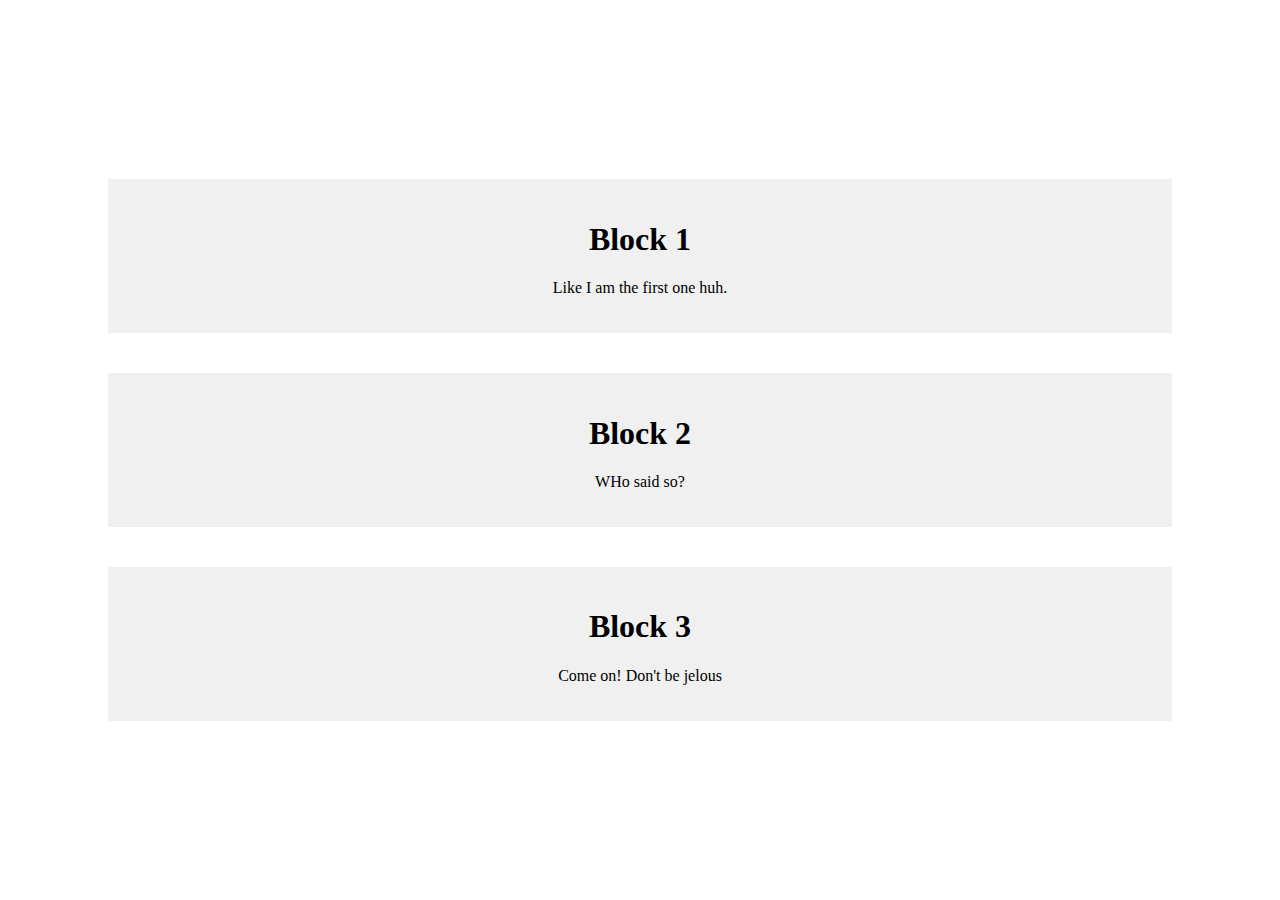
<file: Latest Class/Centering/login.html>
<!DOCTYPE html>
<html lang="en">
<head>
    <meta charset="UTF-8">
    <meta name="viewport" content="width=device-width, initial-scale=1.0">
    <link rel="stylesheet" href="styles.css">
    <title>Login</title>
</head>
<body>
    <div>
        <h1>Block 1</h1>
        <p>Like I am the first one huh.</p>
    </div>
    <div>
        <h1>Block 2</h1>
        <p>WHo said so?</p>
    </div>
    <div>
        <h1>Block 3</h1>
        <p>Come on! Don't be jelous</p>
    </div>
</body>
</html>
</file>
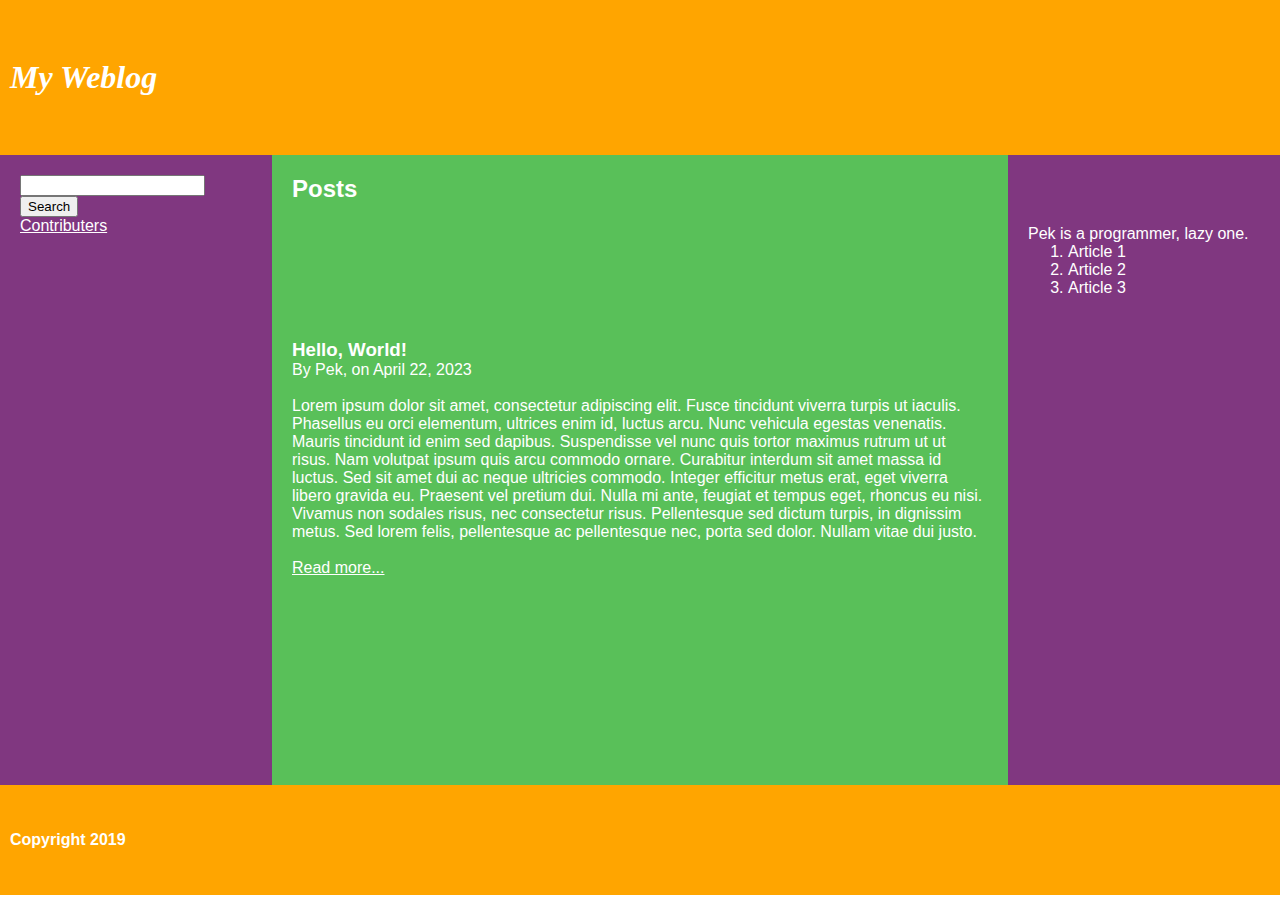
<file: Latest Class/Exercise 1/page.html>
<!DOCTYPE html>
<html lang="en">
<head>
    <meta charset="UTF-8">
    <meta name="viewport" content="width=device-width, initial-scale=1.0">
    <link rel="stylesheet" href="style.css">
    <title>Exercise 1</title>
</head>
<body>
    <header>
        <nav>
            <p>My Weblog</p>
        </nav>
    </header>
    <div class="contain">
        <section>
            <input type="text" id="12">
            <button>Search</button>
            <br>
            <a href="#">Contributers</a>
        </section>
            <article>
            <h2>Posts</h2>
            <div class="hee" alt="cat" title="kitty">
            </div>
            <h3>Hello, World!</h3>
            <p id="13">By Pek, on April 22, 2023</p>
            <br>
            <p id="89">Lorem ipsum dolor sit amet, consectetur adipiscing elit. Fusce tincidunt viverra turpis ut iaculis. Phasellus eu orci elementum, ultrices enim id, luctus arcu. Nunc vehicula egestas venenatis. Mauris tincidunt id enim sed dapibus. Suspendisse vel nunc quis tortor maximus rutrum ut ut risus. Nam volutpat ipsum quis arcu commodo ornare. Curabitur interdum sit amet massa id luctus. Sed sit amet dui ac neque ultricies commodo. Integer efficitur metus erat, eget viverra libero gravida eu. Praesent vel pretium dui. Nulla mi ante, feugiat et tempus eget, rhoncus eu nisi. Vivamus non sodales risus, nec consectetur risus. Pellentesque sed dictum turpis, in dignissim metus. Sed lorem felis, pellentesque ac pellentesque nec, porta sed dolor. Nullam vitae dui justo.</p>
            <br>
            <a href="#">Read more...</a>
        </article>
        <aside>
            <div class="icon"></div>
            <p>Pek is a programmer, lazy one.</p>
            <ol>
                <li>Article 1</li>
                <li>Article 2</li>
                <li>Article 3</li>
            </ol>
        </aside>
    </div>
    
    <footer>
        <p>Copyright 2019</p>
    </footer>
</body>
</html>
</file>
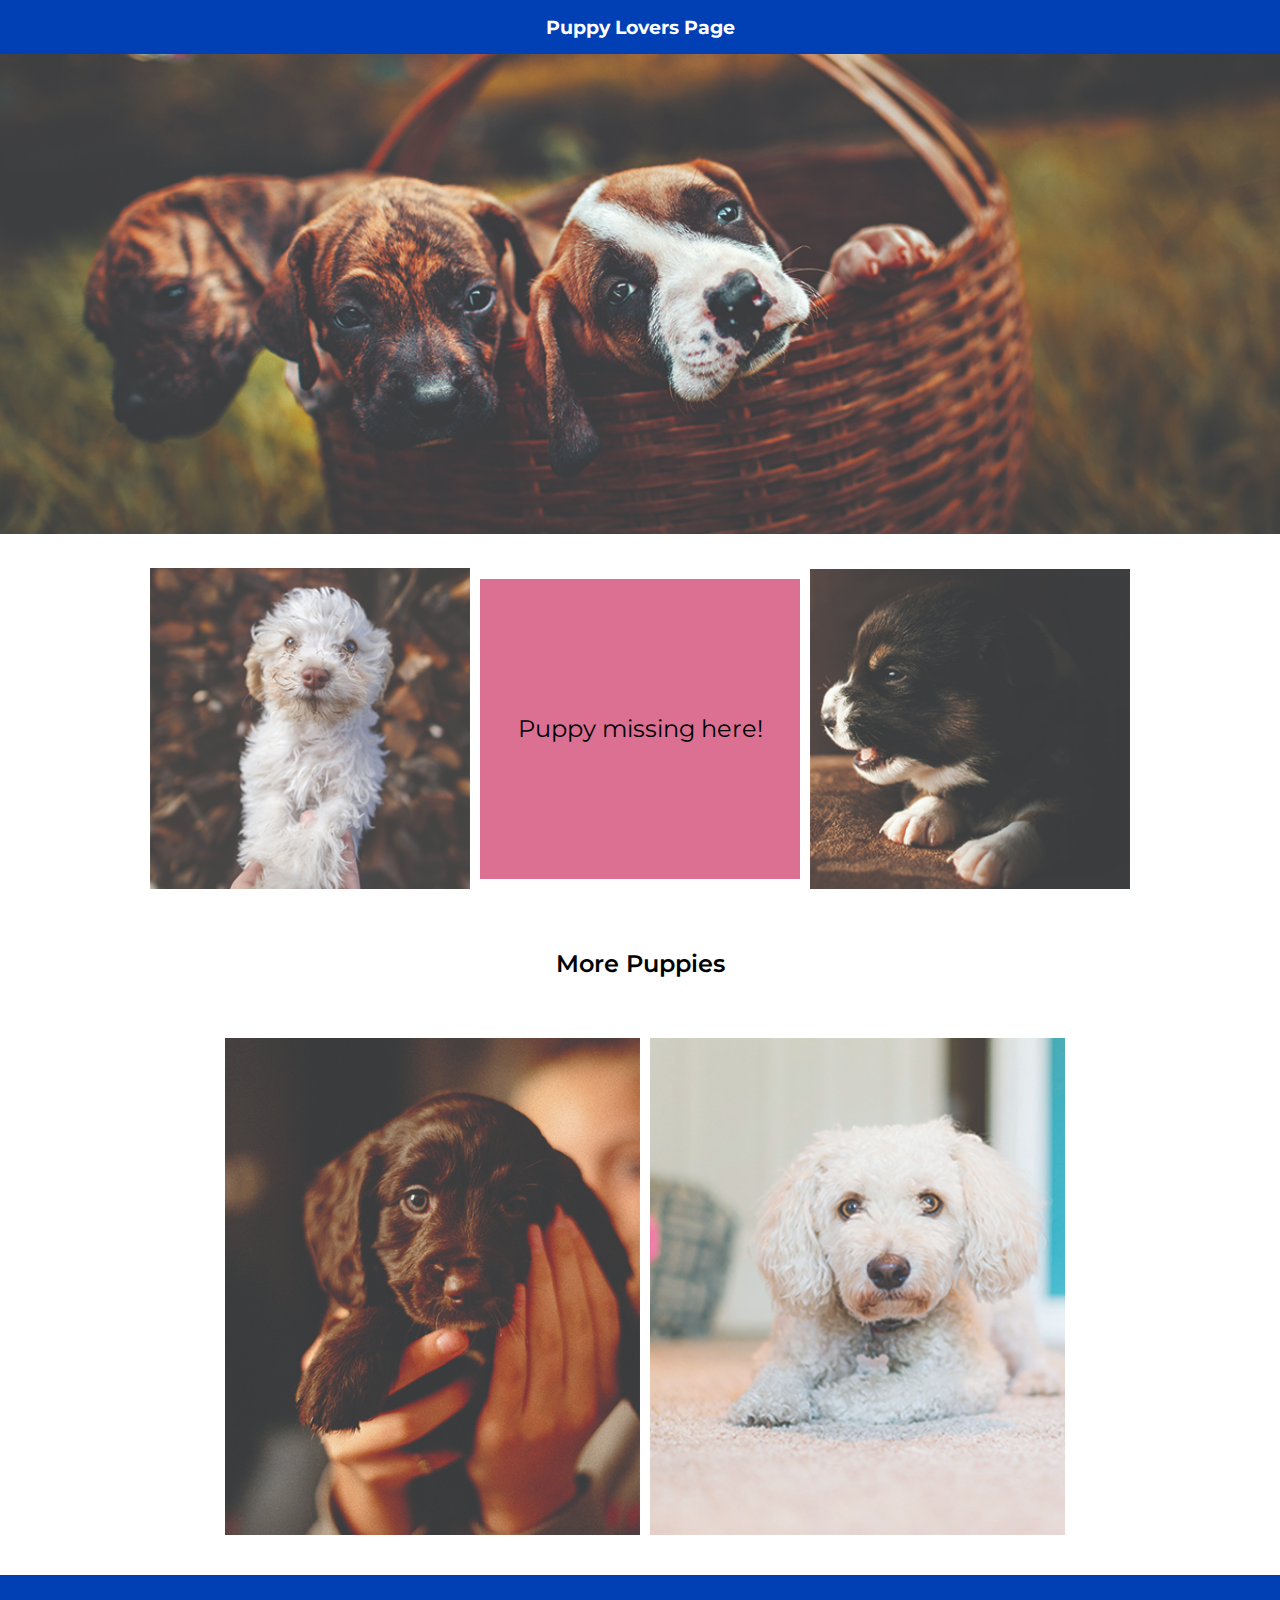
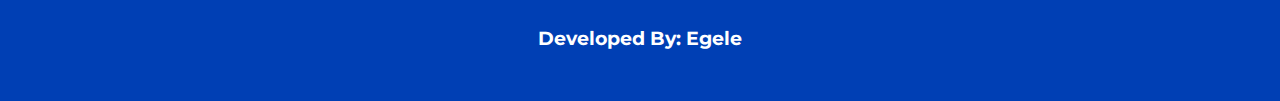
<file: Latest Class/puppy exercise responsive/pups.html>
<!DOCTYPE html>
<html lang="en">
<head>
    <meta charset="UTF-8">
    <meta name="viewport" content="width=device-width, initial-scale=1.0">
    <link rel="preconnect" href="https://fonts.googleapis.com">
    <link rel="preconnect" href="https://fonts.gstatic.com" crossorigin>
    <link href="https://fonts.googleapis.com/css2?family=Matangi:wght@300..900&family=Montserrat:ital,wght@0,100..900;1,100..900&family=Raleway:ital,wght@0,100..900;1,100..900&family=Ubuntu+Sans:ital,wght@0,100..800;1,100..800&family=Ubuntu:ital,wght@0,300;0,400;0,500;0,700;1,300;1,400;1,500;1,700&display=swap" rel="stylesheet">
    <link rel="stylesheet" href="style.css">
    <title>Document</title>
</head>
<body>
    <nav>
        <p>Puppy Lovers Page</p>
    </nav>
    <div class="wide">
        <img src="images/banner-puppies.jpg" alt="" height="" width="">
    </div>
    <div class="middle">
        <img src="images/puppy-1.jpg" alt="">
        <div class="pic2"><p>Puppy missing here!</p></div>
        <img src="images/puppy-2.jpg" alt="">
    </div>
    <p class="more">More Puppies</p>
    <div class="lower">
        <img src="images/puppy-3.jpg" alt="">
        <img src="images/puppy-4.jpg" alt="">
    </div>
    <footer>
        <p>Developed By: Egele</p>
    </footer>
</body>
</html>
</file>
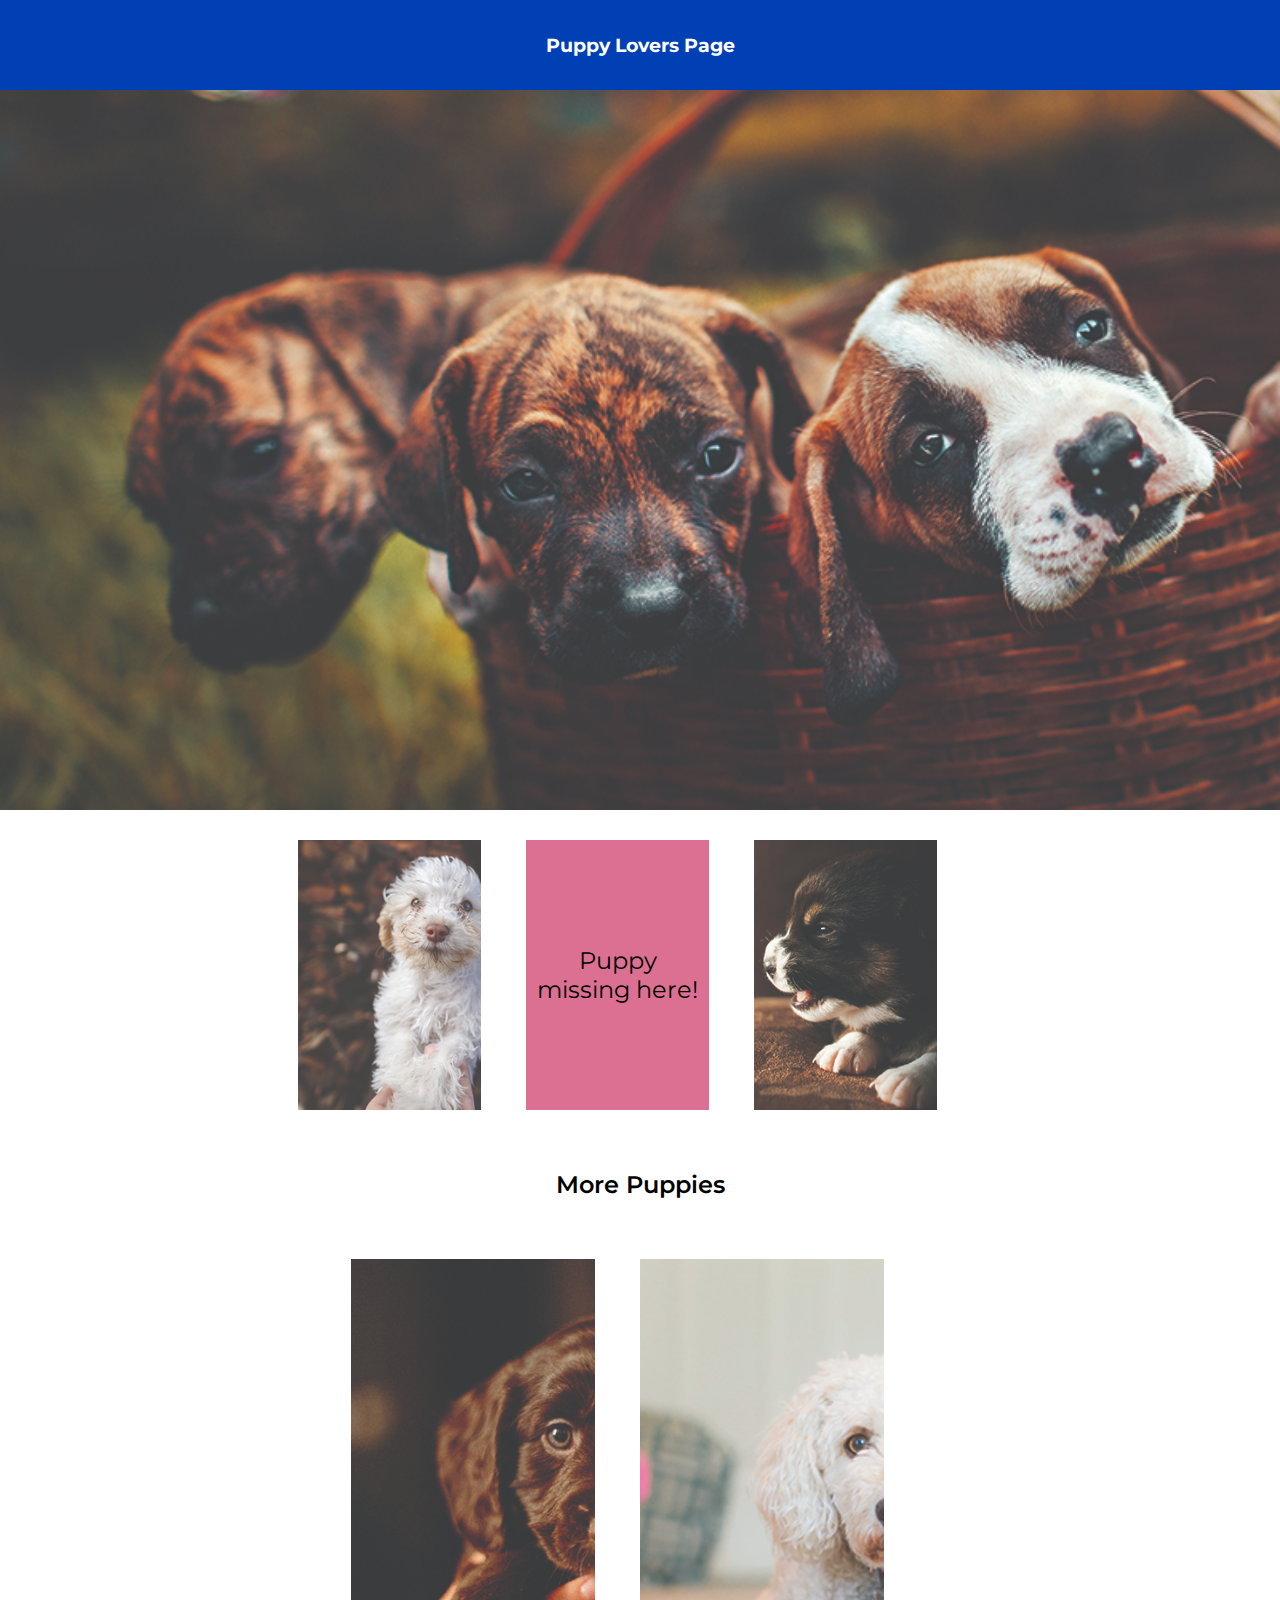
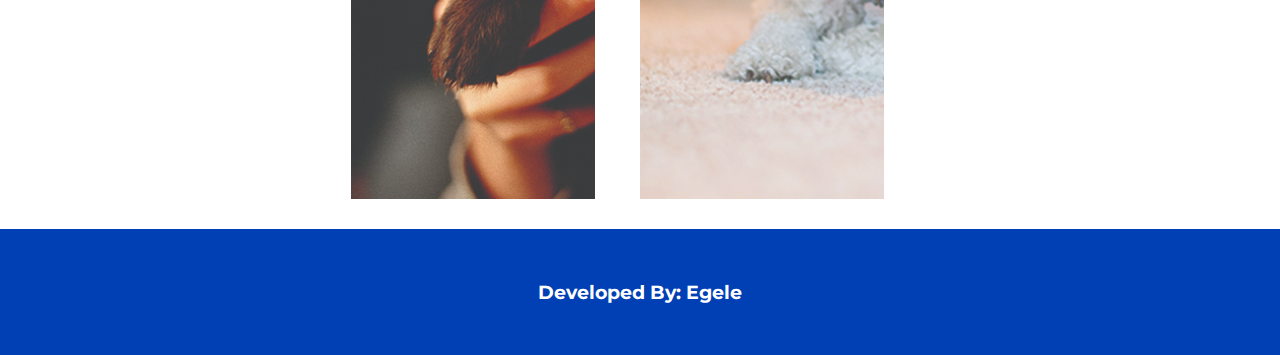
<file: Latest Class/puppy exercise/pups.html>
<!DOCTYPE html>
<html lang="en">
<head>
    <meta charset="UTF-8">
    <meta name="viewport" content="width=device-width, initial-scale=1.0">
    <link rel="preconnect" href="https://fonts.googleapis.com">
    <link rel="preconnect" href="https://fonts.gstatic.com" crossorigin>
    <link href="https://fonts.googleapis.com/css2?family=Matangi:wght@300..900&family=Montserrat:ital,wght@0,100..900;1,100..900&family=Raleway:ital,wght@0,100..900;1,100..900&family=Ubuntu+Sans:ital,wght@0,100..800;1,100..800&family=Ubuntu:ital,wght@0,300;0,400;0,500;0,700;1,300;1,400;1,500;1,700&display=swap" rel="stylesheet">
    <link rel="stylesheet" href="style.css">
    <title>Document</title>
</head>
<body>
    <nav>
        <p>Puppy Lovers Page</p>
    </nav>
    <div class="wide">
    </div>
    <div class="middle">
        <div class="pic1"></div>
        <div class="pic2"><p>Puppy missing here!</p></div>
        <div class="pic3"></div>
    </div>
    <p class="more">More Puppies</p>
    <div class="lower">
        <div class="pic1"></div>
        <div class="pic2"></div>
    </div>
    <footer>
        <p>Developed By: Egele</p>
    </footer>
</body>
</html>
</file>
<file: Latest Class/Basic Web/style.css>
body {
            font-family: 'Segoe UI', Tahoma, Geneva, Verdana, sans-serif;
            background-color: #f8f9fa;
            color: #333;
        }
        
        .navbar {
            box-shadow: 0 2px 10px rgba(0,0,0,0.1);
        }
        
        .hero-section {
            background: linear-gradient(135deg, #e3f2fd, #f8f9fa);
            min-height: 60vh;
        }
        
        .project-card {
            transition: transform 0.3s ease, box-shadow 0.3s ease;
            border-radius: 8px;
            overflow: hidden;
            border: none;
            margin-bottom: 1.5rem;
        }
        
        .project-card:hover {
            transform: translateY(-5px);
            box-shadow: 0 10px 20px rgba(0,0,0,0.1);
        }
        
        .section-title {
            position: relative;
            padding-bottom: 15px;
            margin-bottom: 30px;
        }
        
        .section-title:after {
            content: '';
            position: absolute;
            left: 0;
            bottom: 0;
            width: 50px;
            height: 3px;
            background-color: #198754;
        }
        
        .info-section {
            background-color: #fff;
            border-radius: 10px;
            box-shadow: 0 5px 15px rgba(0,0,0,0.05);
            padding: 25px;
            margin-bottom: 30px;
            height: 100%;
        }
        
        .review-card {
            border-left: 4px solid #198754;
            transition: all 0.3s ease;
        }
        
        .review-card:hover {
            background-color: #f8f9fa;
            transform: scale(1.02);
        }
        
        .social-icon {
            width: 40px;
            height: 40px;
            border-radius: 50%;
            background-color: #e9ecef;
            display: flex;
            align-items: center;
            justify-content: center;
            transition: all 0.3s ease;
            color: #495057;
        }
        
        .social-icon:hover {
            background-color: #198754;
            color: white;
            transform: translateY(-3px);
        }
        
        .skill-badge {
            background-color: #e9ecef;
            padding: 5px 15px;
            border-radius: 20px;
            margin: 5px;
            display: inline-block;
            transition: all 0.3s ease;
        }
        
        .skill-badge:hover {
            background-color: #198754;
            color: white;
            transform: scale(1.05);
        }
        
        @media (max-width: 768px) {
            .hero-section {
                min-height: 40vh;
            }
            
            .display-3 {
                font-size: 2.5rem;
            }
        }
</file>
<file: Latest Class/Simple CV/style.css>
.nav-link-ani::after {
    content: '';
    padding: var(--bs-nav-link-padding-x);;
    position: absolute;
    border-top: 2px solid var(--bs-gray);
    left: 11%;
    bottom: 10%;
    width: 0;
    /* background: var(--bs-nav-link-color); */
    transition: width .2s;
}

.nav-link-ani:hover::after {
    width: 80%;
}
.nav-link-ani:not(:hover)::after {
  right: 0;
  width: 0;
}
.nav-link-ani-active::after {
    content: '';
    padding: var(--bs-nav-link-padding-x);;
    position: absolute;
    border-top: 2px solid var(--bs-nav-link-color);
    left: 11%;
    bottom: 10%;
    width: 80%;
    /* background: var(--bs-nav-link-color); */
    transition: width .2s;
}

/* .nav-link-ani:hover::after {
    width: 80%;
}
.nav-link-ani:not(:hover)::after {
  right: 0;
  width: 0;
} */
</file>
<file: Latest Class/styles.css>
* {
    font-family: sans-serif;
}
body {
    /* background-color: rgb(0, 0, 0); */
    background-image: url(https://img.freepik.com/free-vector/modern-dark-texture-background_1035-11632.jpg?semt=ais_hybrid&w=740);
    background-repeat: no-repeat;
    background-size: cover;
    display: flex;
    justify-content: center;
    align-items: center;
    min-height: 100vh;
    margin: 0;
    flex-direction: column;
    text-align: center;
}
.box {
    box-shadow: 0px 0px 20px 5px white;
    border: solid 4px rgb(242, 242, 242);
    border-radius: 3px;
    background-color: rgba(255, 255, 255, 0.451);
    /* opacity: 50%; */
    width: 15%;
    margin: 20px;
    padding: 20px;
    /* background-color: #f0f0f0; */
 
}
.lower{
    font-size: 70%;
    padding: 7px 0;
    display: flex;
}
div h3{
    color: aqua;
}
div h4 {
    text-align: left;
}
div input{
    width: 100%;
}
</file>
<file: Latest Class/Apple Rebuild/style.css>
*{
    margin: 0;
    font-family: 'Montserrat', sans-serif;
    transition-duration: .3s;
}
header{
    display: flex;
    box-sizing: border-box;
    width: 100%;
    height: 6vh;
    justify-content: center;
    align-items: center;
    background-color: black;
}
.contain ul{
    list-style: none;
    display: flex;
    justify-content: space-evenly;
    align-items: center;
}
.contain{
    width: 75%;
}
.contain a{
    opacity: 70%;
    font-weight: 200;
    text-decoration: none;
    color: white;
}
.contain a:hover{
    opacity: 100%;
    text-shadow: 
    0 0 20px white,
    0 0 25px white;
}
.contain img{
    fill: white;
    width: 18px;
    height: auto;
}
.part1 {
    background-color: #fafafa;
    padding: .7cm;
    display: flex;
    flex-direction: column;
    justify-content: center;
    align-items: center;
}
.part1 .inchy{
    font-weight: 300;
}
.part1 .macp{
    font-size: 350%;
    font-weight: 700;
}
.part1 .best{
    font-size: 250%;
    font-weight: 340;
}
.part1 .links{
    padding: 1%;
}
.part1 a{
    color: rgb(0, 182, 243);
    font-size: 1.5em;
    text-decoration: none;
    padding: 0 7px;
}
.part1 a:hover{
    color: black;
}
.part1 a i{
    font-size: .8em;
    padding-left: 5px;
}
.part2 {
    padding: 9vh;
    display: flex;
    flex-direction: column;
    justify-content: top;
    align-items: center;
    background-image: url(images-used/home/iphone11-pro-bg.jpg);
    height: 80vh;
    background-repeat: no-repeat;
    background-position: center;
    background-size: cover;
}
.part2 .pro11{
    padding-bottom: 2vh;
    color: white;
    font-size: 3.4em;
    font-weight: 600;
}
.part2 .procd{
    padding-bottom: 2vh;
    color: white;
    font-size: 1.5em;
    font-weight: 400;
}
.part2 .price{
    padding-bottom: 4vh;
    color: #fff;
    font-size: 1.1em;
    font-weight: 200;
}
.part2 a{
    color: rgb(0, 182, 243);
    font-size: 1.5em;
    text-decoration: none;
    padding: 0 7px;
}
.part2 a i{
    font-size: .8em;
    padding-left: 5px;
}
.part2 a:hover{
    color: grey;
}
.part3 {
    padding: 9vh;
    display: flex;
    flex-direction: column;
    justify-content: top;
    align-items: center;
    background-image: url(images-used/home/iphone11-bg.jpg);
    height: 80vh;
    background-repeat: no-repeat;
    background-position: center;
    background-size: cover;
}
.part3 .pro11{
    padding-bottom: 2vh;
    color: rgb(0, 0, 0);
    font-size: 3.4em;
    font-weight: 600;
}
.part3 .procd{
    padding-bottom: 2vh;
    color: rgb(0, 0, 0);
    font-size: 1.5em;
    font-weight: 400;
}
.part3 .price{
    padding-bottom: 4vh;
    color: #000000;
    font-size: 1.1em;
    font-weight: 200;
}
.part3 a{
    color: rgb(0, 182, 243);
    font-size: 1.5em;
    text-decoration: none;
    padding: 0 7px;
}
.part3 a i{
    font-size: .8em;
    padding-left: 5px;
}
.part3 a:hover{
    color: grey;
}
.part4{
    box-sizing: border-box;
    display: flex;
    justify-content: space-between;
    padding: 3vh;
    width: 100%;
    height: 100vh;
}
.part4 .left{
    box-sizing: border-box;
    width: 49%;
    height: 100%;
    padding: 10vh;
    display: flex;
    flex-direction: column;
    justify-content: top;
    align-items: center;
    background-image: url(images-used/home/watch-series-5.jpg);
    background-repeat: no-repeat;
    background-position: center;
    background-size: cover;
}
.part4 .left .logo{
    height: 10%;
    width: 40%;
    background-image: url(images-used/icons/watch-series5-logo.png);
    background-repeat: no-repeat;
    background-position: center;
    background-size: contain;
    margin-bottom: 4vh;
}
.part4 .left .text{
    font-size: 1.2em;font-weight: 500;
    margin-bottom: 4vh;
    text-align: center;
}
.part4 .right{
    box-sizing: border-box;
    width: 49%;
    height: 100%;
    padding: 10vh;
    display: flex;
    flex-direction: column;
    justify-content: top;
    align-items: center;
    background-image: url(images-used/home/apple-card.jpg);
    background-repeat: no-repeat;
    background-position: center;
    background-size: cover;
}
.part4 .right .logo{
    height: 10%;
    width: 40%;
    background-image: url(images-used/icons/apple-card-logo.png);
    background-repeat: no-repeat;
    background-position: center;
    background-size: contain;
    margin-bottom: 4vh;
}
.part4 .right .text{
    font-size: 1.2em;font-weight: 500;
    margin-bottom: 4vh;
    text-align: center;
}
.part4 a{
    color: rgb(0, 182, 243);
    font-size: 1.5em;
    text-decoration: none;
    padding: 0 7px;
}
.part4 a i{
    font-size: .8em;
    padding-left: 5px;
}
.part4 a:hover{
    color: grey;
}
.part5{
    box-sizing: border-box;
    display: flex;
    justify-content: space-between;
    padding: 3vh;
    width: 100%;
    height: 100vh;
}
.part5 .left{
    box-sizing: border-box;
    width: 49%;
    height: 100%;
    padding: 10vh 10vh 4vh 10vh;
    display: flex;
    flex-direction: column;
    justify-content: space-between;
    align-items: center;
    background-image: url(images-used/home/apple-tv-background.jpg);
    background-repeat: no-repeat;
    background-position: center;
    background-size: cover;
}
.part5 .left .logo{
    height: 10%;
    width: 40%;
    background-image: url(images-used/icons/apple-tv-logo.png);
    background-repeat: no-repeat;
    background-position: center;
    background-size: contain;
    margin-bottom: 4vh;
}
.part5 .left .text{
    height: 30%;
    width: 80%;
    background-image: url(images-used/icons/servant-logo.png);
    background-repeat: no-repeat;
    background-position: center;
    background-size: contain;
    margin-bottom: 4vh;
}
.part5 .right{
    box-sizing: border-box;
    width: 49%;
    height: 100%;
    padding: 10vh;
    display: flex;
    flex-direction: column;
    justify-content: top;
    align-items: center;
    background-color: black;
}
.part5 .right .logo{
    text-align: center;
    height: 10%;
    width: 70%;
    color: white;
    font-size: 3.4em;
    font-weight: 600;
    margin-bottom: 4vh;
}
.part5 .right .text{
    color: white;
    font-size: 1.2em;font-weight: 500;
    margin-bottom: 4vh;
    text-align: center;
}
.part5 .right .airs{
    height: 65%;
    width: 100%;
    margin-top: 10vh;
    background-image: url(images-used/home/air-pods.jpg);
    background-repeat: no-repeat;
    background-position: center;
    background-size: contain;
}
.part5 a{
    color: rgb(0, 182, 243);
    font-size: 1.5em;
    text-decoration: none;
    padding: 0 7px;
}
.part5 a i{
    font-size: .8em;
    padding-left: 5px;
}
.part5 a:hover{
    color: grey;
}
.part6{
    box-sizing: border-box;
    display: flex;
    justify-content: space-between;
    padding: 3vh;
    width: 100%;
    height: 100vh;
}
.part6 .left{
    box-sizing: border-box;
    width: 49%;
    height: 100%;
    padding: 10vh;
    display: flex;
    flex-direction: column;
    justify-content: top;
    align-items: center;
    background-color: #fafafa;
}
.part6 .left .logo{
    text-align: center;
    height: 10%;
    width: 70%;
    color: rgb(0, 0, 0);
    font-size: 3.4em;
    font-weight: 700;
    margin-bottom: 4vh;
}
.part6 .left .text{
    color: rgb(0, 0, 0);
    font-size: 1.2em;
    font-weight: 500;
    /* margin-bottom: 4vh; */
    text-align: center;
}
.part6 .left .text2{
    color: rgb(0, 0, 0);
    font-size: 1.2em;
    font-weight: 500;
    margin-bottom: 4vh;
    text-align: center;
}
.part6 .left .pic{
    height: 65%;
    width: 100%;
    margin-top: 10vh;
    background-image: url(images-used/home/macbook-pro.jpg);
    background-repeat: no-repeat;
    background-position: center;
    background-size: contain;
}
.part6 a{
    color: rgb(0, 182, 243);
    font-size: 1.5em;
    text-decoration: none;
    padding: 0 7px;
}
.part6 a i{
    font-size: .8em;
    padding-left: 5px;
}
.part6 a:hover{
    color: grey;
}
.part6 .right{
    box-sizing: border-box;
    width: 49%;
    height: 100%;
    padding: 10vh;
    display: flex;
    flex-direction: column;
    justify-content: top;
    align-items: center;
    background-image: url(images-used/home/new-ipad.jpg);
    background-repeat: no-repeat;
    background-position: center;
    background-size: cover;
}
.part6 .right .logo{
    height: 10%;
    width: 40%;
    background-image: url(images-used/icons/new-ipad-logo.png);
    background-repeat: no-repeat;
    background-position: center;
    background-size: contain;
    margin-bottom: 4vh;
}
.part6 .right .text{
    font-size: 1.2em;font-weight: 500;
    margin-bottom: 4vh;
    text-align: center;
}
.foot {
    padding: 5vh;
    display: flex;
    flex-direction: column;
    align-items: center;
    background-color: #f5f5f7;
}
/* .foot a{
    color: rgb(0, 0, 0);
    font-size: 1.5em;
    text-decoration: none;
    padding: 0 7px;
} */

.foot a:hover{
    text-decoration: underline;
    color: grey;
}
.foot hr{
    border-top: #86868b 0.1px solid;
    width: 70%;
    margin: 20px 0px;
}

.part1Low {
    color: #86868b;
    width: 70%;
    font-size: 0.8em;
    line-height: 1.4em;
}
.part1Low a{
    font-size: 1em;
    color: #434345;
    text-decoration: none;
}
.part2Low {
    width: 70%;
    display: flex;
    justify-content: space-between;
    font-size: .8em;
    line-height: 1.9em;
}
.lowerDes{
    width: 70%;
    font-size: .8em;
    text-align: left;
}
.part2Low ul{
    list-style: none;
    padding: 0;
}
.part2Low p{
    padding-top: 2vh;
    font-weight: 600;
}
.part2Low a{
    font-size: 1em;
    color: #515154;
    text-decoration: none;
}
.lastF{
    width: 70%;
    display: flex;
    justify-content: space-between;
    font-size: .8em;
}
.lastF .lowLink a, .lowLink p{
    font-size: 1em;
    color: #515154;
    text-decoration: none;
    transition-duration: .3s;
}
.lastF .lowLink a:hover{
    text-decoration: underline;
}
.lastF .county{
    display: flex;
    align-items: center;
}
.lastF .piclow{
    margin-right: 5px;
    background-image: url(images-used/icons/16.png);
    width: 20px;
    height: 20px;
    background-repeat: no-repeat;
    background-size: cover;
}
</file>
<file: Latest Class/Centering/styles.css>
body {
    display: flex;
    justify-content: center;
    align-items: center;
    min-height: 100vh;
    margin: 0;
    flex-direction: column;
    text-align: center;
}
div {
    width: 80%;
    margin: 20px;
    padding: 20px;
    background-color: #f0f0f0;
    
}
</file>
<file: Latest Class/Exercise 1/style.css>
* {
    font-family:'Lucida Sans', 'Lucida Sans Regular', 'Lucida Grande', 'Lucida Sans Unicode', Geneva, Verdana, sans-serif;
    margin: 0;
}
* p, h2, h3, li, a{
    color: white;
}
.contain{
    display: flex;
    height: 70vh
}
section {
    width: 20%;
    padding: 20px;
    background-color: rgb(128, 55, 128);
}
article {
    width: 60%;
    padding: 20px;
    background-color: rgb(89, 192, 89);
}
aside{
    width: 20%;
    padding: 20px;
    background-color: rgb(128, 55, 128);
}
footer{
    display: flex;
    align-items: center;
    justify-content: left;
    background-color: orange;
    font-weight: bold;
    font-size: medium;
    height: 10vh;
    padding: 10px;
}
header {
    display: flex;
    align-items: center;
    justify-content: left;
    background-color: orange;
    font-weight: bold;
    font-size: xx-large;
    font-style: italic;
    font-weight: bolder;
    height: 15vh;
    padding: 10px;
}
header p{
    font-family: cursive;
}
.icon{
    background-image: url(https://www.creativefabrica.com/wp-content/uploads/2023/05/20/User-icon-Graphics-70077892-1-1-580x387.jpg);
    background-position: center;
    background-size: cover;
    background-repeat: no-repeat;
    border-radius: 50%;
    height: 50px;
    width: 50px;
}
.hee {
    background-image: url(https://www.alleycat.org/wp-content/uploads/2019/03/FELV-cat.jpg);
    margin: 8px 0;
    height: 120px;
    width: 120px;
    border-radius: 10%;
    background-size: cover;
}
</file>
<file: Latest Class/puppy exercise responsive/style.css>
* {
    font-family: "Montserrat", sans-serif;
    margin: 0;
    box-sizing: border-box;
}
nav {
    background-color: rgb(0, 63, 180);
    height: 6vh;
    display: flex;
    justify-content: center;
    align-items: center;
    font-size: x-large;
    color: white;
    font-weight: 700;
}
.wide img{
    width: 100%;
    height: auto;
}
.middle {
    /* margin: 5vh; */
    padding: 30px 0;
    display: flex;
    width: 100%;
    flex-direction: column;
    justify-content: space-between;
    align-items: center;
}
.middle img{
    width: 80%;
    height: auto;
}
.middle .pic2 {
    display: flex;
    margin: 10px 0;
    justify-content: center;
    align-items: center;
    font-size: x-large;
    text-align: center;
    background-color: palevioletred;
    background-repeat: no-repeat;
    background-size: cover;
    width: 80%;
    height: 300px;
}
.more {
    text-align: center;
    padding: 30px;
    font-size: x-large;
    font-weight: 600;
} 
.lower {
    /* margin: 5vh; */
    padding: 30px;
    display: flex;
    width: 100%;
    flex-direction: column;
    align-items: center;
    justify-content: center;
}
.lower img{
    width: 80%;
    margin-bottom: 10px;
    height: auto;
}
footer {
    background-color: rgb(0, 63, 180);
    height: 7vh;
    display: flex;
    justify-content: center;
    align-items: center;
    font-size: larger;
    color: white;
    font-weight: 700;
}
@media (min-width: 481px) and (max-width: 767px) {
    nav {
    font-size: larger;
}
.middle {
    /* margin: 5vh; */
    padding: 30px 0;
    display: flex;
    width: 100%;
    flex-direction: row;
    justify-content: center;
    align-items: center;
}
.middle img{
    width: 25%;
    height: auto;
}
.middle .pic2 {
    display: flex;
    margin: 0px 10px;
    padding: 0px 3px;
    justify-content: center;
    align-items: center;
    font-size: x-large;
    text-align: center;
    background-color: palevioletred;
    background-repeat: no-repeat;
    background-size: cover;
    width: 25%;
    height: 200px;
}
.more {
    text-align: center;
    padding: 30px;
    font-size: x-large;
    font-weight: 600;
} 
.lower {
    /* margin: 5vh; */
    padding: 30px;
    display: flex;
    width: 100%;
    flex-direction: row;
    align-items: center;
    justify-content: center;
}
.lower img{
    width: 34%;
    margin-left: 10px;
    height: auto;
}
footer {
    background-color: rgb(0, 63, 180);
    height: 14vh;
    display: flex;
    justify-content: center;
    align-items: center;
    font-size: larger;
    color: white;
    font-weight: 700;
}
}
@media (min-width: 768px) {
    nav {
    font-size: larger;
}
.middle {
    /* margin: 5vh; */
    padding: 30px 0;
    display: flex;
    width: 100%;
    flex-direction: row;
    justify-content: center;
    align-items: center;
}
.middle img{
    width: 25%;
    height: auto;
}
.middle .pic2 {
    display: flex;
    margin: 0px 10px;
    padding: 0px 3px;
    justify-content: center;
    align-items: center;
    font-size: x-large;
    text-align: center;
    background-color: palevioletred;
    background-repeat: no-repeat;
    background-size: cover;
    width: 25%;
    height: 300px;
}
.more {
    text-align: center;
    padding: 30px;
    font-size: x-large;
    font-weight: 600;
} 
.lower {
    /* margin: 5vh; */
    padding: 30px;
    display: flex;
    width: 100%;
    flex-direction: row;
    align-items: center;
    justify-content: center;
}
.lower img{
    width: 34%;
    margin-left: 10px;
    height: auto;
}
footer {
    background-color: rgb(0, 63, 180);
    height: 14vh;
    display: flex;
    justify-content: center;
    align-items: center;
    font-size: larger;
    color: white;
    font-weight: 700;
}
}
</file>
<file: Latest Class/puppy exercise/style.css>
* {
    font-family: "Montserrat", sans-serif;
    margin: 0;
    box-sizing: border-box;
}
nav {
    background-color: rgb(0, 63, 180);
    height: 10vh;
    display: flex;
    justify-content: center;
    align-items: center;
    font-size: larger;
    color: white;
    font-weight: 700;
}
.wide {
    width: 100%;
    height: 80vh;
    background-image: url(images/banner-puppies.jpg);
    background-repeat: no-repeat;
    background-size: cover;
}
.middle {
    /* margin: 5vh; */
    padding: 30px;
    display: flex;
    width: 100%;
    justify-content: center;
}
.middle .pic1 {
    background-image: url(images/puppy-1.jpg);
    background-repeat: no-repeat;
    background-size: cover;
    margin-right: 5vh;
    width: 15%;
    height: 30vh;
}
.middle .pic2 {
    display: flex;
    justify-content: center;
    align-items: center;
    font-size: x-large;
    padding: 10px;
    text-align: center;
    background-color: palevioletred;
    background-repeat: no-repeat;
    background-size: cover;
    margin-right: 5vh;
    width: 15%;
    height: 30vh;
}
.middle .pic3 {
    background-image: url(images/puppy-2.jpg);
    background-repeat: no-repeat;
    background-size: cover;
    margin-right: 5vh;
    width: 15%;
    height: 30vh;
}
.more {
    text-align: center;
    padding: 30px;
    font-size: x-large;
    font-weight: 600;
} 
.lower {
    /* margin: 5vh; */
    padding: 30px;
    display: flex;
    width: 100%;
    justify-content: center;
}
.lower .pic1 {
    background-image: url(images/puppy-3.jpg);
    background-repeat: no-repeat;
    background-size: cover;
    margin-right: 5vh;
    width: 20%;
    height: 60vh;
}
.lower .pic2 {
    background-image: url(images/puppy-4.jpg);
    background-repeat: no-repeat;
    background-size: cover;
    margin-right: 5vh;
    width: 20%;
    height: 60vh;
}
footer {
    background-color: rgb(0, 63, 180);
    height: 14vh;
    display: flex;
    justify-content: center;
    align-items: center;
    font-size: larger;
    color: white;
    font-weight: 700;
}
</file>
